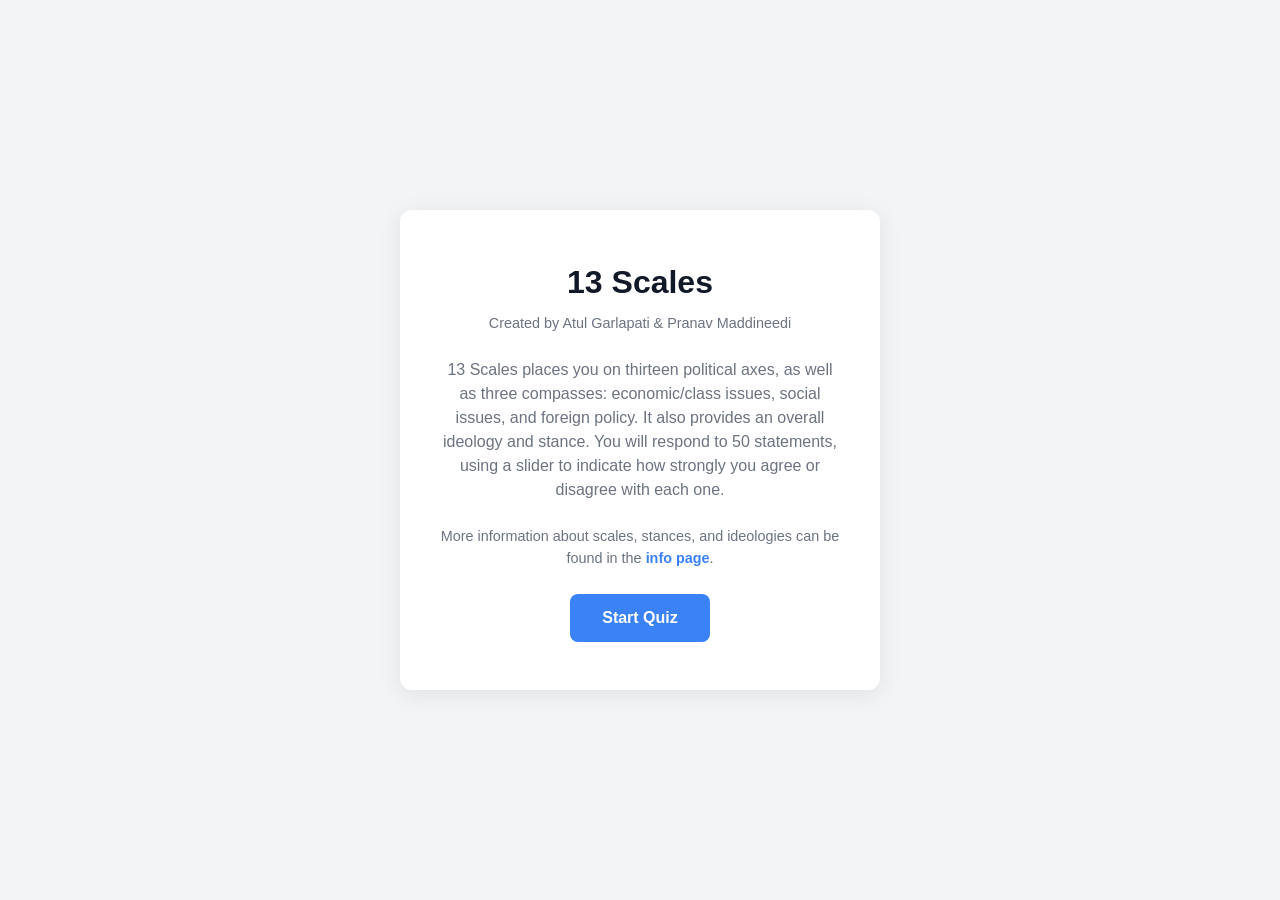
<file: docs/index.html>
<!doctype html>
<html lang="en">
  <head>
    <meta charset="UTF-8" />
    <meta name="viewport" content="width=device-width, initial-scale=1.0" />
    <meta
      name="google-site-verification"
      content="dAPaZ0kKT4FELhTmsdBBk2OQI9JSbqdNSoyp1puqGE4"
    />
    <title>13 Scales Political Quiz</title>
    <link rel="icon" type="image/png" href="static/favicon.png" />
    <link rel="stylesheet" href="static/style.css" />
  </head>
  <body>
    <div class="landing">
      <div class="landing-card">
        <h1 style="margin-bottom: 0.4rem">13 Scales</h1>
        <p class="card-note" style="margin-top: 0">
          Created by Atul Garlapati & Pranav Maddineedi
        </p>
        <p>
          13 Scales places you on thirteen political axes, as well as three
          compasses: economic/class issues, social issues, and foreign policy.
          It also provides an overall ideology and stance. You will respond to
          50 statements, using a slider to indicate how strongly you agree or
          disagree with each one.
        </p>
        <p class="card-note">
          More information about scales, stances, and ideologies can be found in
          the <a href="info/">info page</a>.
        </p>
        <a href="quiz/" class="btn-start">Start Quiz</a>
      </div>
    </div>
  </body>
</html>
</file>
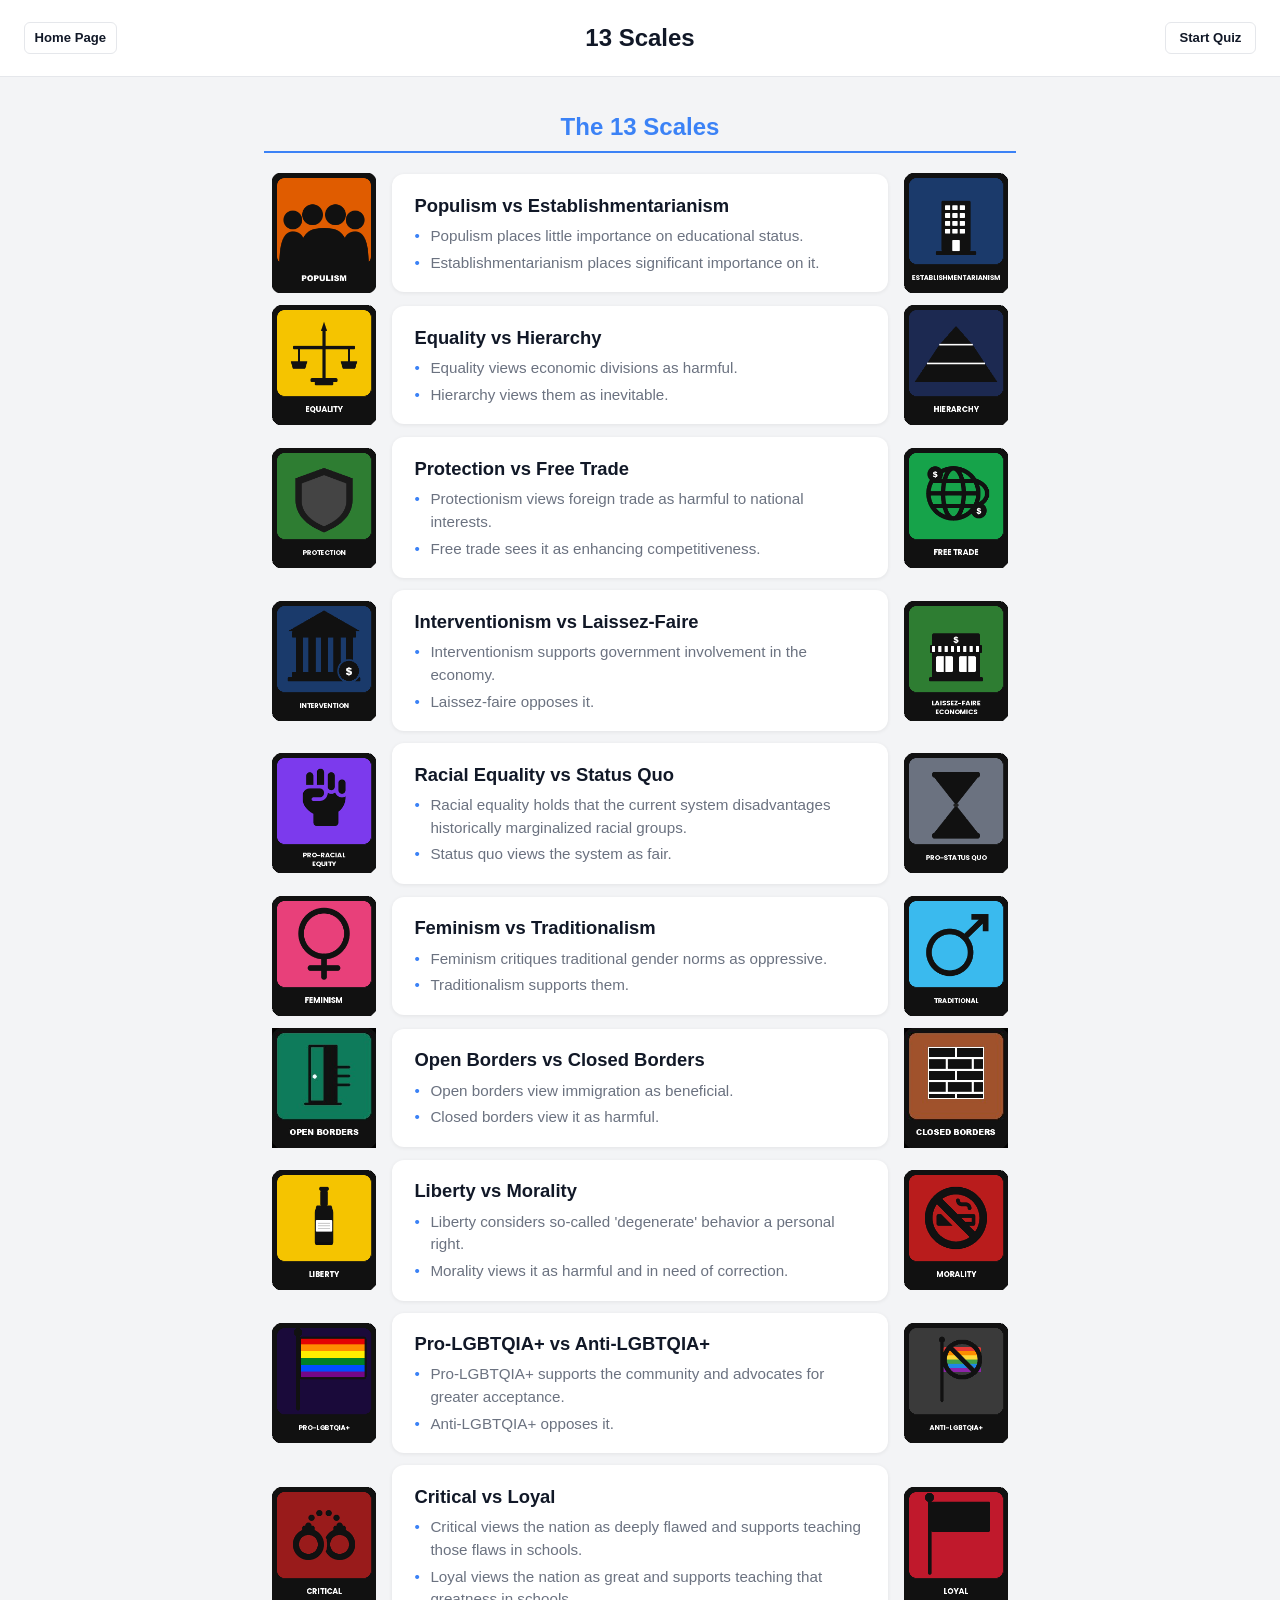
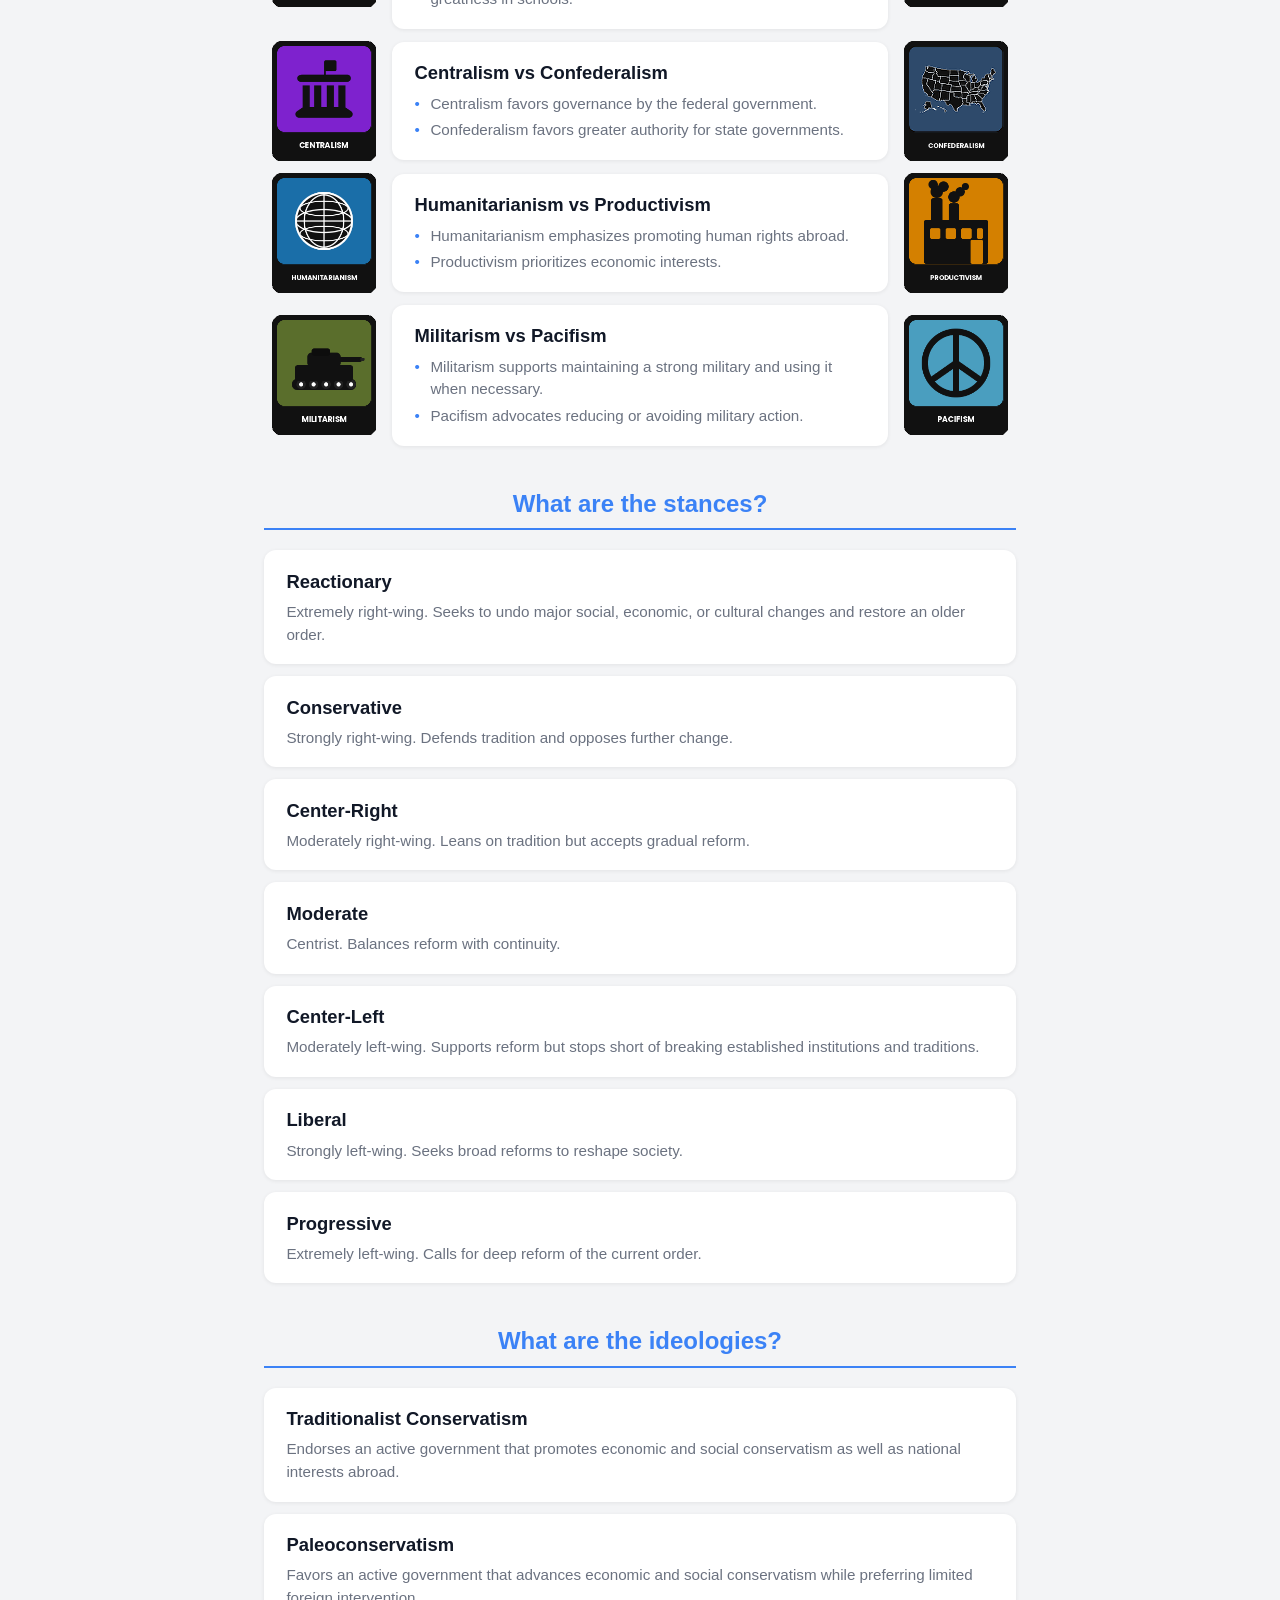
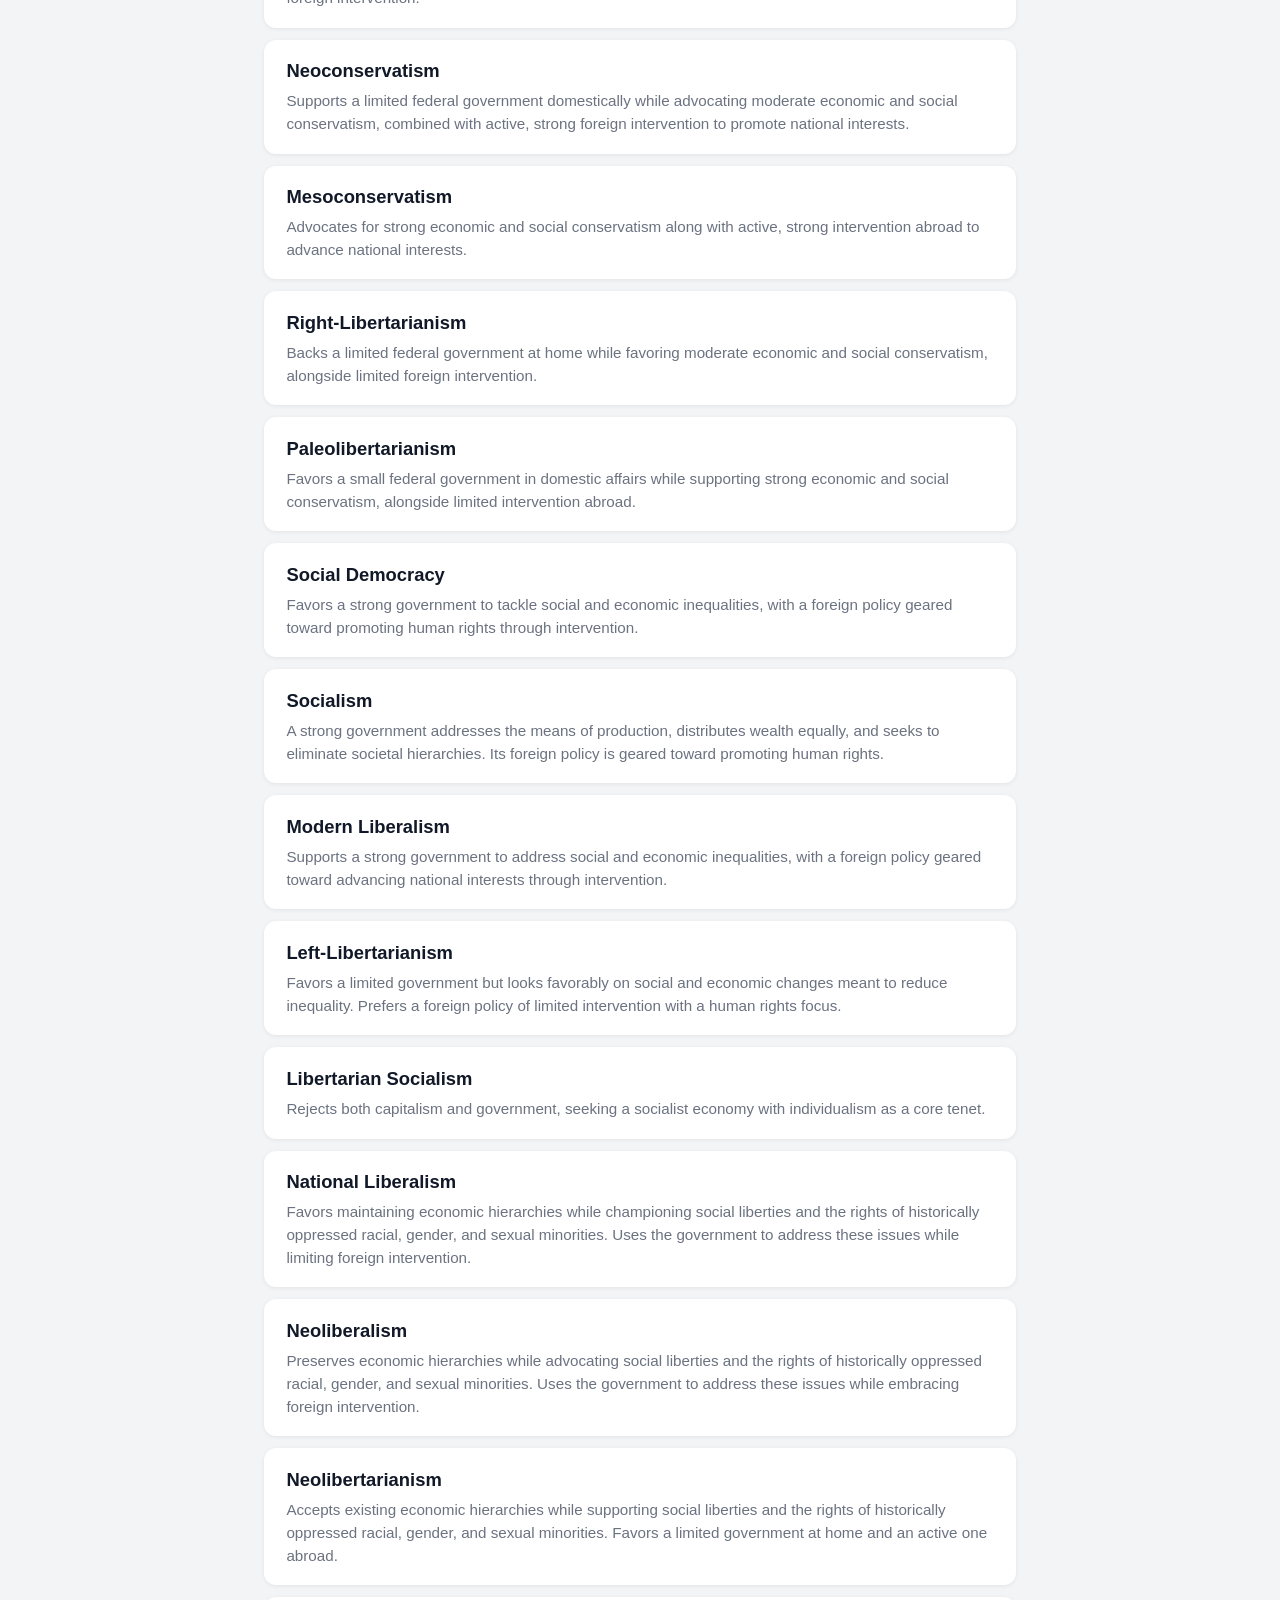
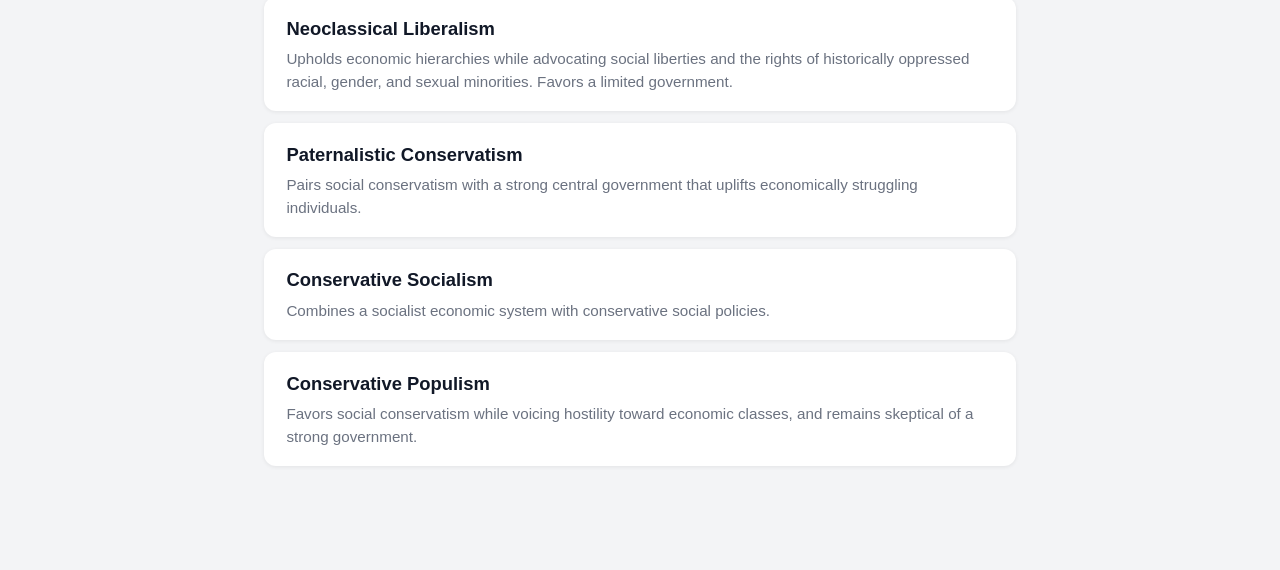
<file: docs/info/index.html>
<!doctype html>
<html lang="en">
  <head>
    <meta charset="UTF-8" />
    <meta name="viewport" content="width=device-width, initial-scale=1.0" />
    <title>13 Scales Info</title>
    <link rel="icon" type="image/png" href="../static/favicon.png" />
    <link rel="stylesheet" href="../static/style.css" />
  </head>
  <body>
    <div class="sticky-bar bar-nav">
      <a class="bar-btn left" id="back-link" href="../">Home Page</a>
      <span>13 Scales</span>
      <a class="bar-btn right" id="quiz-link" href="../quiz/">Start Quiz</a>
    </div>
    <script>
      // Buttons depend on where the user arrived from. Default (direct visit or
      // from the home page) points back to the home page and to a fresh quiz.
      // Only when the user came from the results page do they switch to point
      // back to that specific result and to a re-take.
      (function () {
        if (document.referrer.indexOf("/results") === -1) return;
        let back = document.getElementById("back-link");
        back.textContent = "Back to Results";
        back.href = "../results/";
        back.onclick = function () {
          if (history.length > 1) {
            history.back();
            return false;
          }
        };
        document.getElementById("quiz-link").textContent = "Re-Take Quiz";
      })();
    </script>

    <div class="content-container">
      <section class="content-section">
        <h2>The 13 Scales</h2>

        <div class="scale-row">
          <img
            class="scale-side-icon"
            src="../assets/populism.png"
            alt="Populism"
          />
          <div class="term-card">
            <h3>Populism vs Establishmentarianism</h3>
            <ul class="term-poles">
              <li>Populism places little importance on educational status.</li>

              <li>
                Establishmentarianism places significant importance on it.
              </li>
            </ul>
          </div>
          <img
            class="scale-side-icon"
            src="../assets/establishmentarianism.png"
            alt="Establishmentarianism"
          />
        </div>

        <div class="scale-row">
          <img
            class="scale-side-icon"
            src="../assets/equality.png"
            alt="Equality"
          />
          <div class="term-card">
            <h3>Equality vs Hierarchy</h3>
            <ul class="term-poles">
              <li>Equality views economic divisions as harmful.</li>

              <li>Hierarchy views them as inevitable.</li>
            </ul>
          </div>
          <img
            class="scale-side-icon"
            src="../assets/hierarchy.png"
            alt="Hierarchy"
          />
        </div>

        <div class="scale-row">
          <img
            class="scale-side-icon"
            src="../assets/protection.png"
            alt="Protection"
          />
          <div class="term-card">
            <h3>Protection vs Free Trade</h3>
            <ul class="term-poles">
              <li>
                Protectionism views foreign trade as harmful to national
                interests.
              </li>

              <li>Free trade sees it as enhancing competitiveness.</li>
            </ul>
          </div>
          <img
            class="scale-side-icon"
            src="../assets/free-trade.png"
            alt="Free Trade"
          />
        </div>

        <div class="scale-row">
          <img
            class="scale-side-icon"
            src="../assets/intervention.png"
            alt="Interventionism"
          />
          <div class="term-card">
            <h3>Interventionism vs Laissez-Faire</h3>
            <ul class="term-poles">
              <li>
                Interventionism supports government involvement in the economy.
              </li>

              <li>Laissez-faire opposes it.</li>
            </ul>
          </div>
          <img
            class="scale-side-icon"
            src="../assets/laissez-faire-economics.png"
            alt="Laissez-Faire"
          />
        </div>

        <div class="scale-row">
          <img
            class="scale-side-icon"
            src="../assets/pro-racial-equity.png"
            alt="Racial Equality"
          />
          <div class="term-card">
            <h3>Racial Equality vs Status Quo</h3>
            <ul class="term-poles">
              <li>
                Racial equality holds that the current system disadvantages
                historically marginalized racial groups.
              </li>

              <li>Status quo views the system as fair.</li>
            </ul>
          </div>
          <img
            class="scale-side-icon"
            src="../assets/pro-status-quo.png"
            alt="Status Quo"
          />
        </div>

        <div class="scale-row">
          <img
            class="scale-side-icon"
            src="../assets/feminism.png"
            alt="Feminism"
          />
          <div class="term-card">
            <h3>Feminism vs Traditionalism</h3>
            <ul class="term-poles">
              <li>
                Feminism critiques traditional gender norms as oppressive.
              </li>

              <li>Traditionalism supports them.</li>
            </ul>
          </div>
          <img
            class="scale-side-icon"
            src="../assets/traditional.png"
            alt="Traditionalism"
          />
        </div>

        <div class="scale-row">
          <img
            class="scale-side-icon"
            src="../assets/open-borders.png"
            alt="Open Borders"
          />
          <div class="term-card">
            <h3>Open Borders vs Closed Borders</h3>
            <ul class="term-poles">
              <li>Open borders view immigration as beneficial.</li>

              <li>Closed borders view it as harmful.</li>
            </ul>
          </div>
          <img
            class="scale-side-icon"
            src="../assets/closed-borders.png"
            alt="Closed Borders"
          />
        </div>

        <div class="scale-row">
          <img
            class="scale-side-icon"
            src="../assets/liberty.png"
            alt="Liberty"
          />
          <div class="term-card">
            <h3>Liberty vs Morality</h3>
            <ul class="term-poles">
              <li>
                Liberty considers so-called &#39;degenerate&#39; behavior a
                personal right.
              </li>

              <li>Morality views it as harmful and in need of correction.</li>
            </ul>
          </div>
          <img
            class="scale-side-icon"
            src="../assets/morality.png"
            alt="Morality"
          />
        </div>

        <div class="scale-row">
          <img
            class="scale-side-icon"
            src="../assets/pro-lgbtqia+.png"
            alt="Pro-LGBTQIA+"
          />
          <div class="term-card">
            <h3>Pro-LGBTQIA+ vs Anti-LGBTQIA+</h3>
            <ul class="term-poles">
              <li>
                Pro-LGBTQIA+ supports the community and advocates for greater
                acceptance.
              </li>

              <li>Anti-LGBTQIA+ opposes it.</li>
            </ul>
          </div>
          <img
            class="scale-side-icon"
            src="../assets/anti-lgbtqia+.png"
            alt="Anti-LGBTQIA+"
          />
        </div>

        <div class="scale-row">
          <img
            class="scale-side-icon"
            src="../assets/critic.png"
            alt="Critical"
          />
          <div class="term-card">
            <h3>Critical vs Loyal</h3>
            <ul class="term-poles">
              <li>
                Critical views the nation as deeply flawed and supports teaching
                those flaws in schools.
              </li>

              <li>
                Loyal views the nation as great and supports teaching that
                greatness in schools.
              </li>
            </ul>
          </div>
          <img
            class="scale-side-icon"
            src="../assets/loyalist.png"
            alt="Loyal"
          />
        </div>

        <div class="scale-row">
          <img
            class="scale-side-icon"
            src="../assets/centralism.png"
            alt="Centralism"
          />
          <div class="term-card">
            <h3>Centralism vs Confederalism</h3>
            <ul class="term-poles">
              <li>Centralism favors governance by the federal government.</li>

              <li>
                Confederalism favors greater authority for state governments.
              </li>
            </ul>
          </div>
          <img
            class="scale-side-icon"
            src="../assets/confederalism.png"
            alt="Confederalism"
          />
        </div>

        <div class="scale-row">
          <img
            class="scale-side-icon"
            src="../assets/humanitarianism.png"
            alt="Humanitarianism"
          />
          <div class="term-card">
            <h3>Humanitarianism vs Productivism</h3>
            <ul class="term-poles">
              <li>Humanitarianism emphasizes promoting human rights abroad.</li>

              <li>Productivism prioritizes economic interests.</li>
            </ul>
          </div>
          <img
            class="scale-side-icon"
            src="../assets/productivism.png"
            alt="Productivism"
          />
        </div>

        <div class="scale-row">
          <img
            class="scale-side-icon"
            src="../assets/militarism.png"
            alt="Militarism"
          />
          <div class="term-card">
            <h3>Militarism vs Pacifism</h3>
            <ul class="term-poles">
              <li>
                Militarism supports maintaining a strong military and using it
                when necessary.
              </li>

              <li>Pacifism advocates reducing or avoiding military action.</li>
            </ul>
          </div>
          <img
            class="scale-side-icon"
            src="../assets/pacifism.png"
            alt="Pacifism"
          />
        </div>
      </section>

      <section class="content-section">
        <h2>What are the stances?</h2>

        <div class="term-card">
          <h3>Reactionary</h3>
          <p>
            Extremely right-wing. Seeks to undo major social, economic, or
            cultural changes and restore an older order.
          </p>
        </div>

        <div class="term-card">
          <h3>Conservative</h3>
          <p>
            Strongly right-wing. Defends tradition and opposes further change.
          </p>
        </div>

        <div class="term-card">
          <h3>Center-Right</h3>
          <p>
            Moderately right-wing. Leans on tradition but accepts gradual
            reform.
          </p>
        </div>

        <div class="term-card">
          <h3>Moderate</h3>
          <p>Centrist. Balances reform with continuity.</p>
        </div>

        <div class="term-card">
          <h3>Center-Left</h3>
          <p>
            Moderately left-wing. Supports reform but stops short of breaking
            established institutions and traditions.
          </p>
        </div>

        <div class="term-card">
          <h3>Liberal</h3>
          <p>Strongly left-wing. Seeks broad reforms to reshape society.</p>
        </div>

        <div class="term-card">
          <h3>Progressive</h3>
          <p>
            Extremely left-wing. Calls for deep reform of the current order.
          </p>
        </div>
      </section>

      <section class="content-section">
        <h2>What are the ideologies?</h2>

        <div class="term-card">
          <h3>Traditionalist Conservatism</h3>
          <p>
            Endorses an active government that promotes economic and social
            conservatism as well as national interests abroad.
          </p>
        </div>

        <div class="term-card">
          <h3>Paleoconservatism</h3>
          <p>
            Favors an active government that advances economic and social
            conservatism while preferring limited foreign intervention.
          </p>
        </div>

        <div class="term-card">
          <h3>Neoconservatism</h3>
          <p>
            Supports a limited federal government domestically while advocating
            moderate economic and social conservatism, combined with active,
            strong foreign intervention to promote national interests.
          </p>
        </div>

        <div class="term-card">
          <h3>Mesoconservatism</h3>
          <p>
            Advocates for strong economic and social conservatism along with
            active, strong intervention abroad to advance national interests.
          </p>
        </div>

        <div class="term-card">
          <h3>Right-Libertarianism</h3>
          <p>
            Backs a limited federal government at home while favoring moderate
            economic and social conservatism, alongside limited foreign
            intervention.
          </p>
        </div>

        <div class="term-card">
          <h3>Paleolibertarianism</h3>
          <p>
            Favors a small federal government in domestic affairs while
            supporting strong economic and social conservatism, alongside
            limited intervention abroad.
          </p>
        </div>

        <div class="term-card">
          <h3>Social Democracy</h3>
          <p>
            Favors a strong government to tackle social and economic
            inequalities, with a foreign policy geared toward promoting human
            rights through intervention.
          </p>
        </div>

        <div class="term-card">
          <h3>Socialism</h3>
          <p>
            A strong government addresses the means of production, distributes
            wealth equally, and seeks to eliminate societal hierarchies. Its
            foreign policy is geared toward promoting human rights.
          </p>
        </div>

        <div class="term-card">
          <h3>Modern Liberalism</h3>
          <p>
            Supports a strong government to address social and economic
            inequalities, with a foreign policy geared toward advancing national
            interests through intervention.
          </p>
        </div>

        <div class="term-card">
          <h3>Left-Libertarianism</h3>
          <p>
            Favors a limited government but looks favorably on social and
            economic changes meant to reduce inequality. Prefers a foreign
            policy of limited intervention with a human rights focus.
          </p>
        </div>

        <div class="term-card">
          <h3>Libertarian Socialism</h3>
          <p>
            Rejects both capitalism and government, seeking a socialist economy
            with individualism as a core tenet.
          </p>
        </div>

        <div class="term-card">
          <h3>National Liberalism</h3>
          <p>
            Favors maintaining economic hierarchies while championing social
            liberties and the rights of historically oppressed racial, gender,
            and sexual minorities. Uses the government to address these issues
            while limiting foreign intervention.
          </p>
        </div>

        <div class="term-card">
          <h3>Neoliberalism</h3>
          <p>
            Preserves economic hierarchies while advocating social liberties and
            the rights of historically oppressed racial, gender, and sexual
            minorities. Uses the government to address these issues while
            embracing foreign intervention.
          </p>
        </div>

        <div class="term-card">
          <h3>Neolibertarianism</h3>
          <p>
            Accepts existing economic hierarchies while supporting social
            liberties and the rights of historically oppressed racial, gender,
            and sexual minorities. Favors a limited government at home and an
            active one abroad.
          </p>
        </div>

        <div class="term-card">
          <h3>Neoclassical Liberalism</h3>
          <p>
            Upholds economic hierarchies while advocating social liberties and
            the rights of historically oppressed racial, gender, and sexual
            minorities. Favors a limited government.
          </p>
        </div>

        <div class="term-card">
          <h3>Paternalistic Conservatism</h3>
          <p>
            Pairs social conservatism with a strong central government that
            uplifts economically struggling individuals.
          </p>
        </div>

        <div class="term-card">
          <h3>Conservative Socialism</h3>
          <p>
            Combines a socialist economic system with conservative social
            policies.
          </p>
        </div>

        <div class="term-card">
          <h3>Conservative Populism</h3>
          <p>
            Favors social conservatism while voicing hostility toward economic
            classes, and remains skeptical of a strong government.
          </p>
        </div>
      </section>
    </div>
  </body>
</html>
</file>
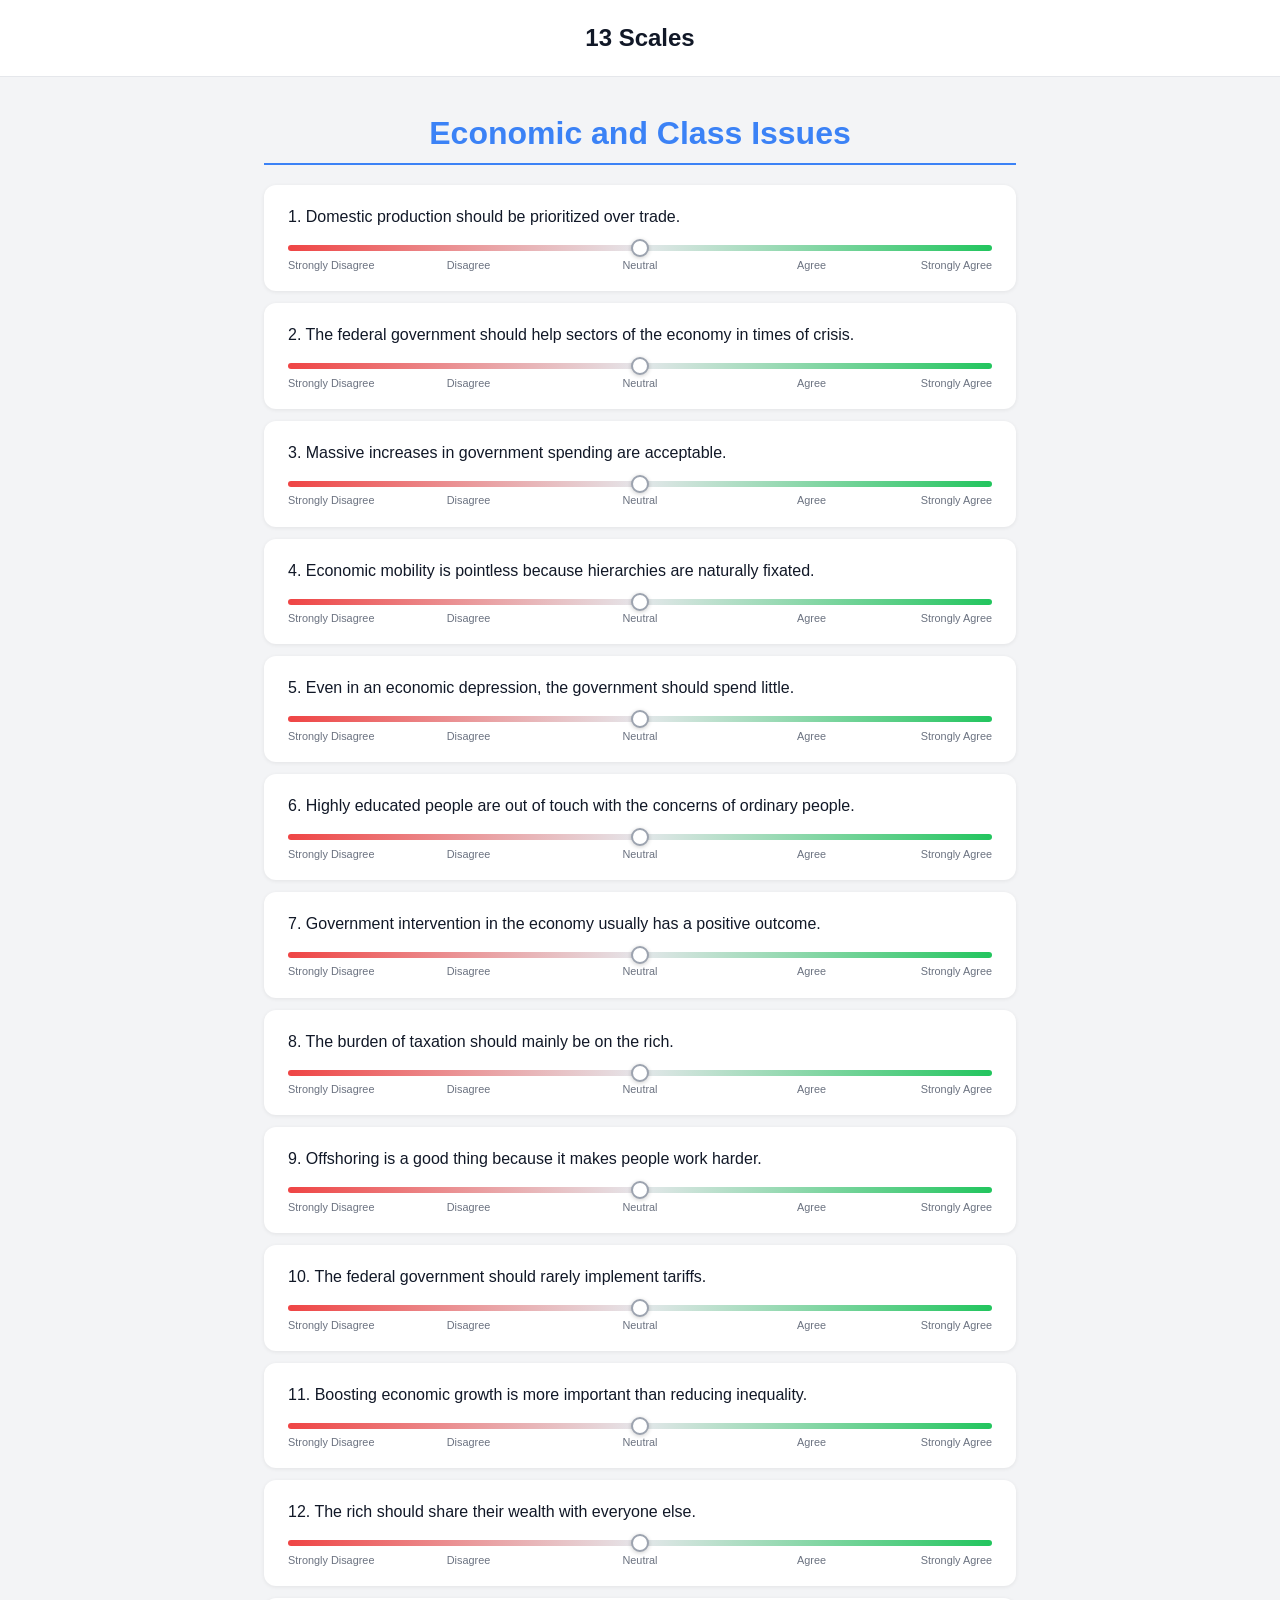
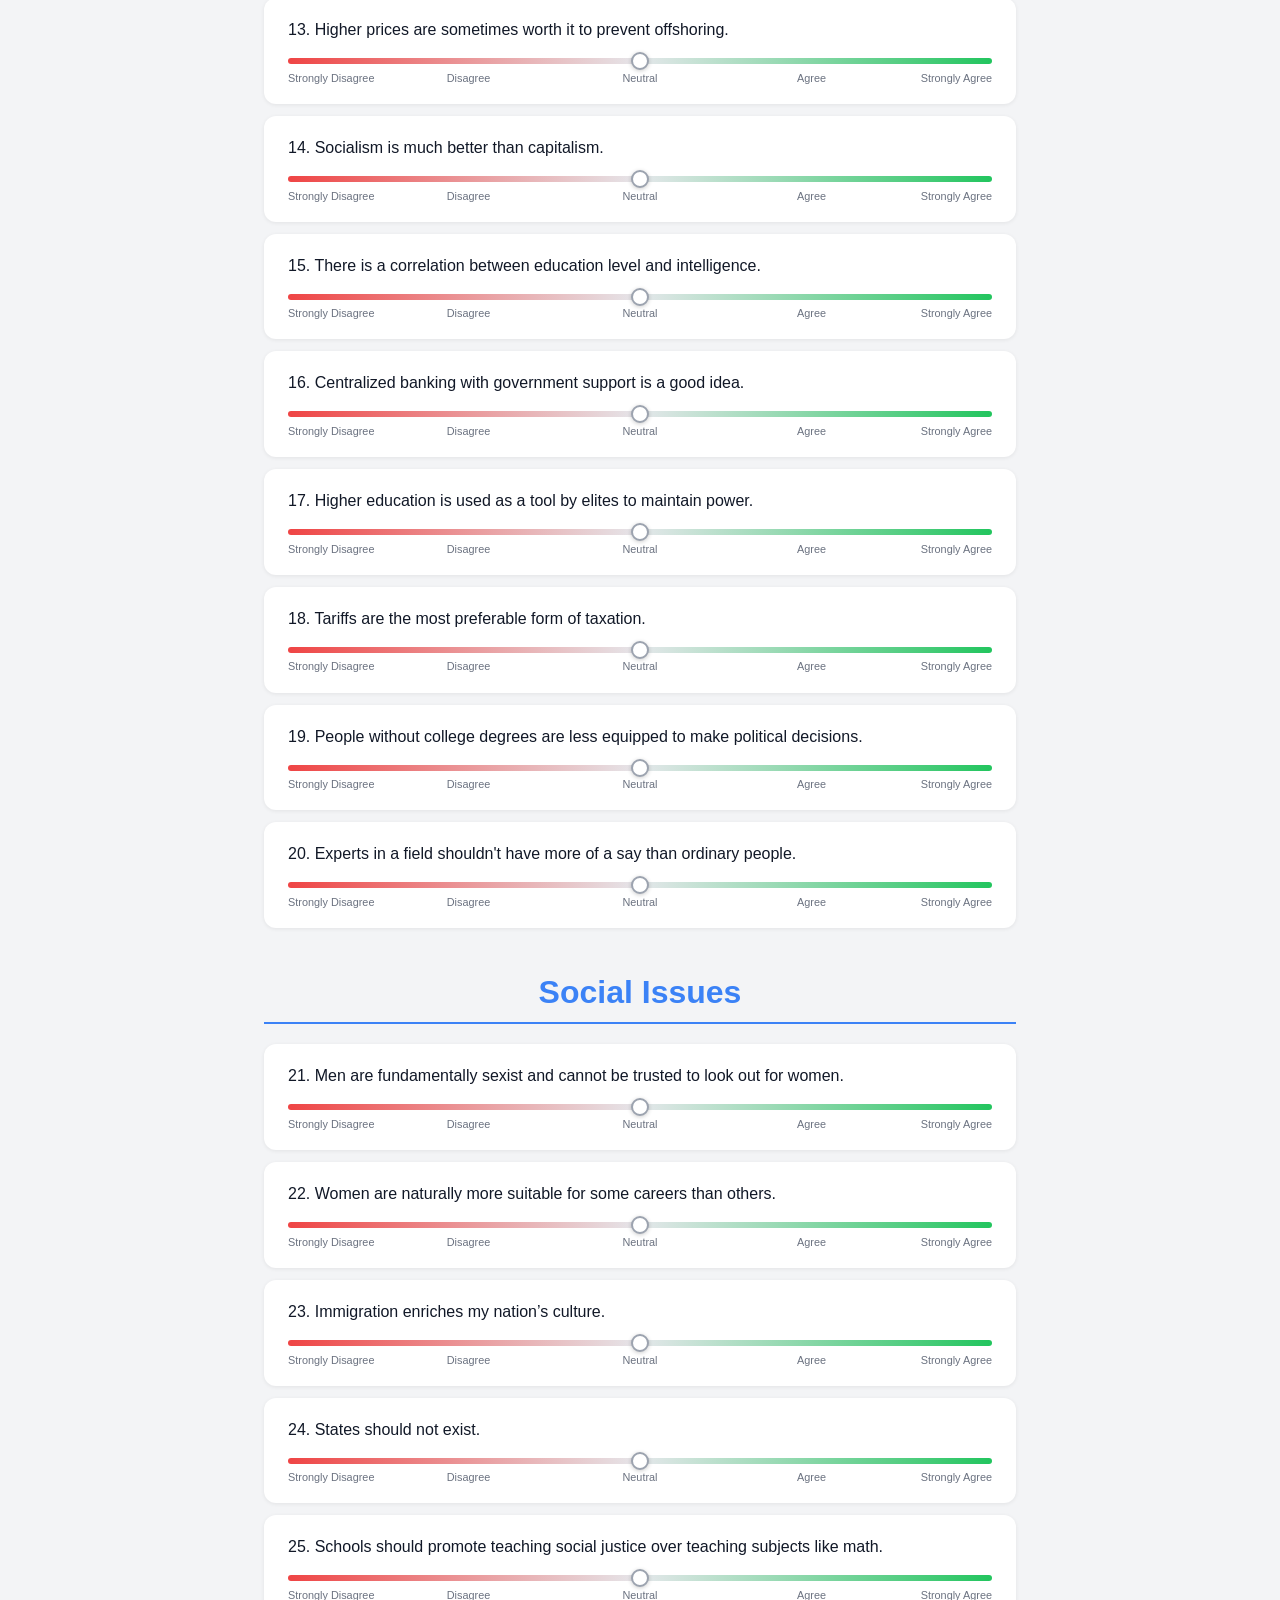
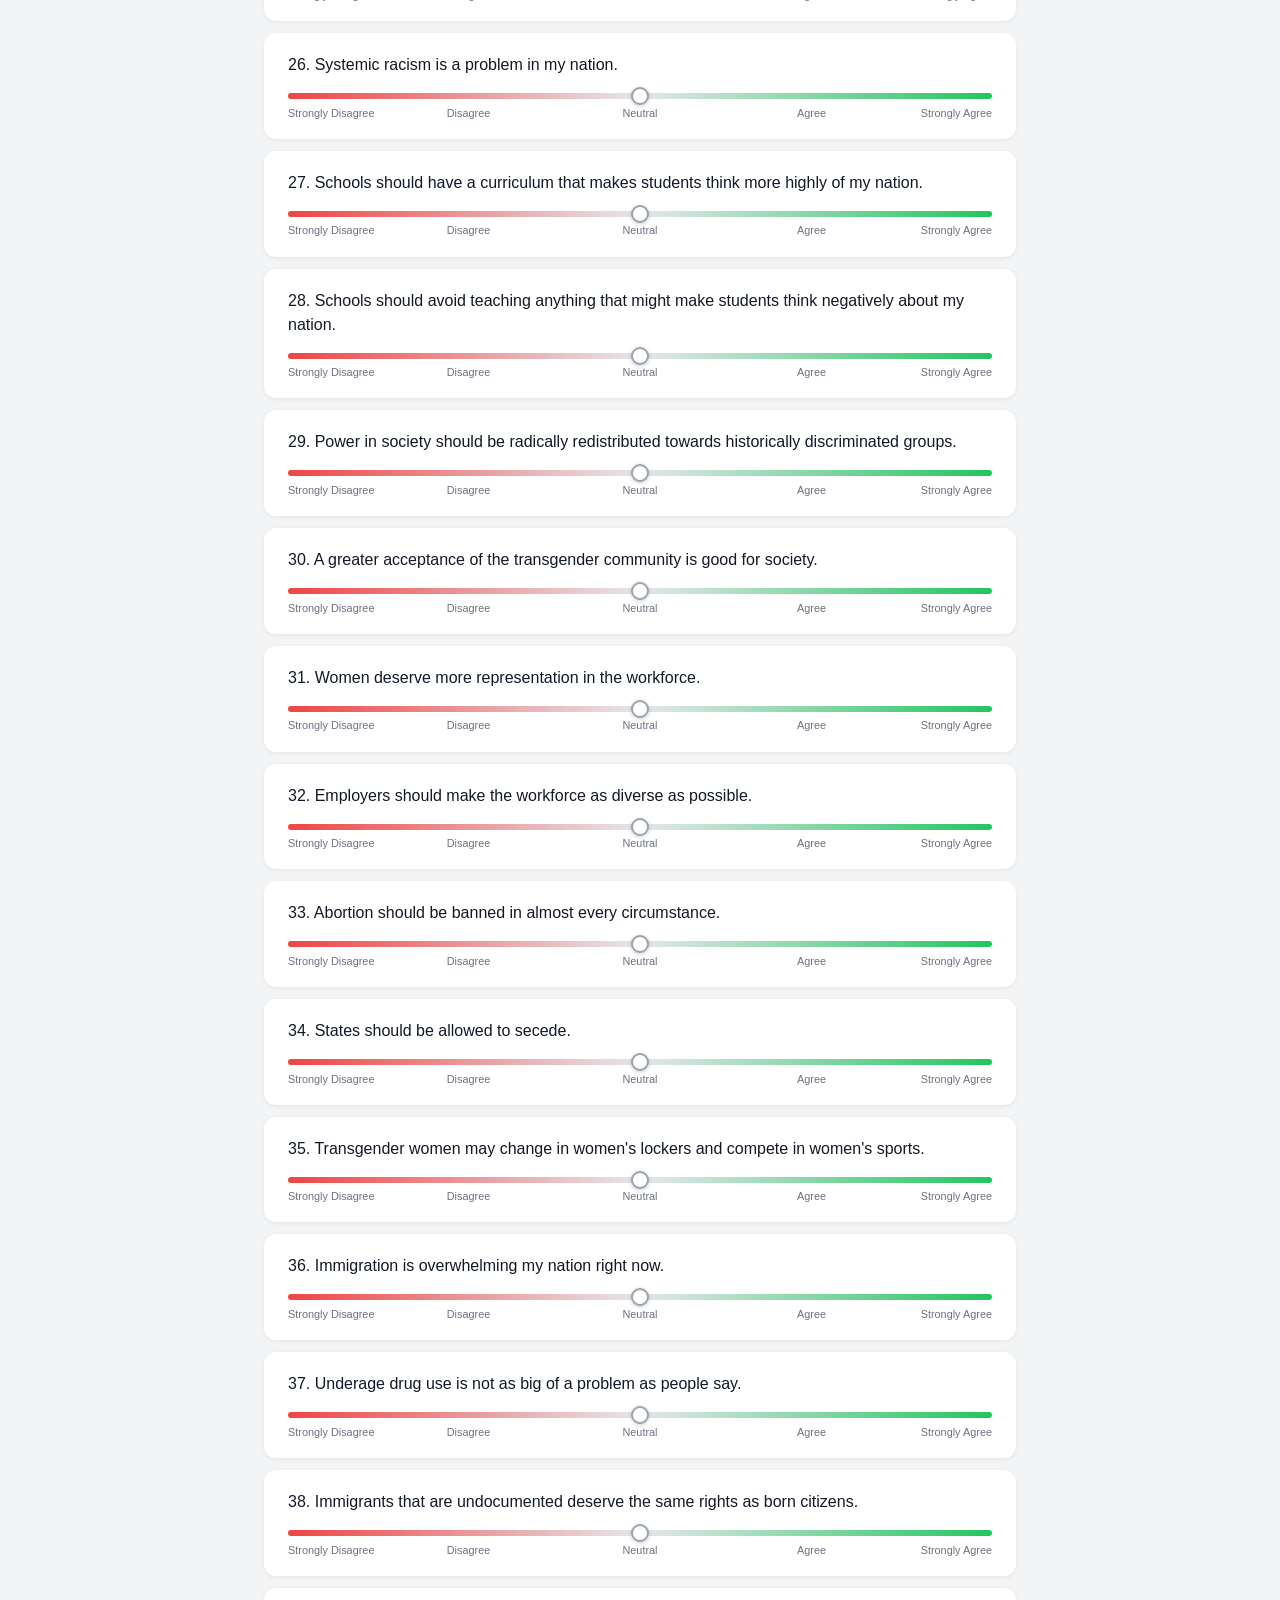
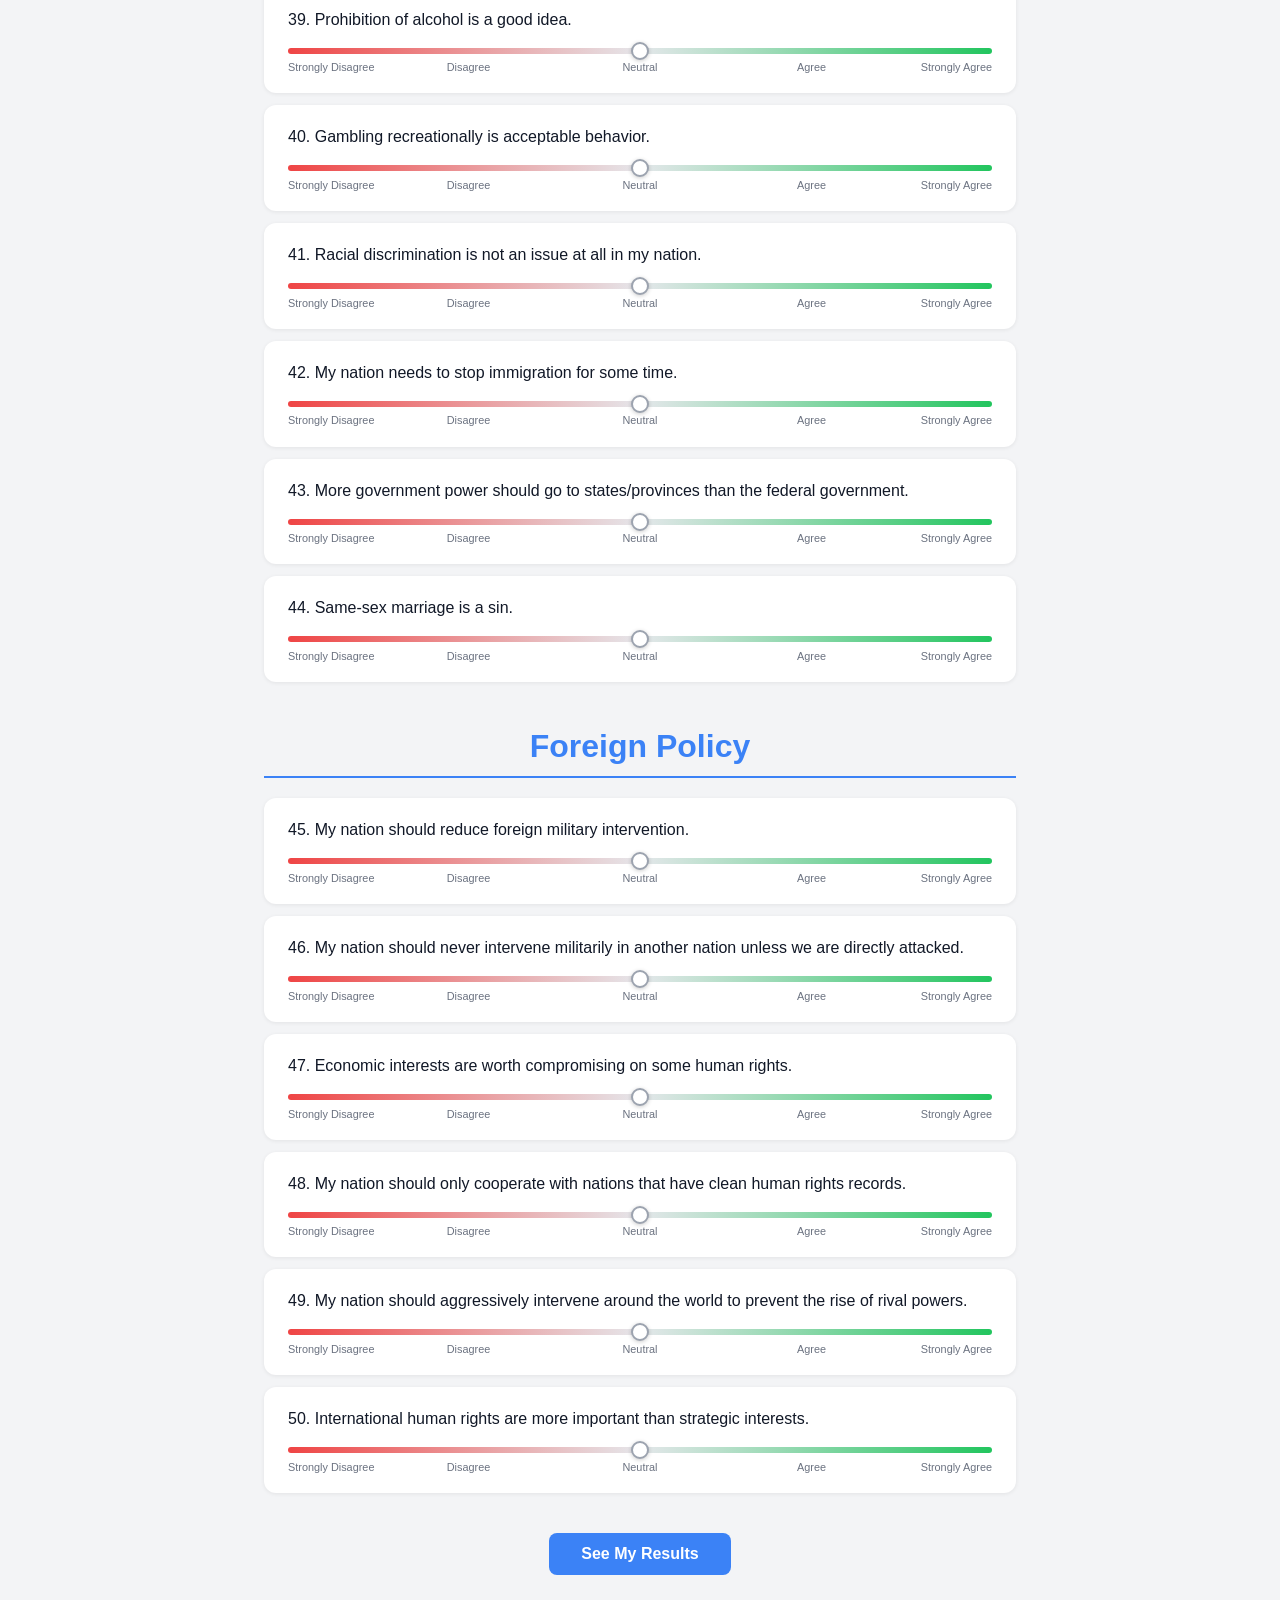
<file: docs/quiz/index.html>
<!doctype html>
<html lang="en">
  <head>
    <meta charset="UTF-8" />
    <meta name="viewport" content="width=device-width, initial-scale=1.0" />
    <title>13 Scales Quiz</title>
    <link rel="icon" type="image/png" href="../static/favicon.png" />
    <link rel="stylesheet" href="../static/style.css" />
  </head>
  <body>
    <div class="sticky-bar">
      <span>13 Scales</span>
    </div>

    <div class="quiz-container">
      <form id="quiz-form">
        <section class="category-section">
          <h1 class="category-heading">Economic and Class Issues</h1>

          <div class="question-card">
            <p class="question-text">
              1. Higher education is used as a tool by elites to maintain power.
            </p>
            <input type="hidden" name="#0.bias" value="-1" />
            <input
              type="hidden"
              name="#0.axis"
              value="Populism vs Establishmentarianism"
            />
            <input
              type="hidden"
              name="#0.category"
              value="Economic and Class Issues"
            />
            <div class="slider-wrapper">
              <input
                type="range"
                name="#0.response"
                id="#0.response"
                aria-label="Higher education is used as a tool by elites to maintain power."
                min="-1"
                max="1"
                step="0.01"
                value="0"
              />
              <div class="slider-labels">
                <span>Strongly Disagree</span>
                <span>Disagree</span>
                <span>Neutral</span>
                <span>Agree</span>
                <span>Strongly Agree</span>
              </div>
            </div>
          </div>

          <div class="question-card">
            <p class="question-text">
              2. Experts in a field shouldn&#39;t have more of a say than
              ordinary people.
            </p>
            <input type="hidden" name="#1.bias" value="-0.5" />
            <input
              type="hidden"
              name="#1.axis"
              value="Populism vs Establishmentarianism"
            />
            <input
              type="hidden"
              name="#1.category"
              value="Economic and Class Issues"
            />
            <div class="slider-wrapper">
              <input
                type="range"
                name="#1.response"
                id="#1.response"
                aria-label="Experts in a field shouldn&#39;t have more of a say than ordinary people."
                min="-1"
                max="1"
                step="0.01"
                value="0"
              />
              <div class="slider-labels">
                <span>Strongly Disagree</span>
                <span>Disagree</span>
                <span>Neutral</span>
                <span>Agree</span>
                <span>Strongly Agree</span>
              </div>
            </div>
          </div>

          <div class="question-card">
            <p class="question-text">
              3. Tariffs are the most preferable form of taxation.
            </p>
            <input type="hidden" name="#2.bias" value="-1" />
            <input
              type="hidden"
              name="#2.axis"
              value="Protection vs Free-Trade"
            />
            <input
              type="hidden"
              name="#2.category"
              value="Economic and Class Issues"
            />
            <div class="slider-wrapper">
              <input
                type="range"
                name="#2.response"
                id="#2.response"
                aria-label="Tariffs are the most preferable form of taxation."
                min="-1"
                max="1"
                step="0.01"
                value="0"
              />
              <div class="slider-labels">
                <span>Strongly Disagree</span>
                <span>Disagree</span>
                <span>Neutral</span>
                <span>Agree</span>
                <span>Strongly Agree</span>
              </div>
            </div>
          </div>

          <div class="question-card">
            <p class="question-text">
              4. Boosting economic growth is more important than reducing
              inequality.
            </p>
            <input type="hidden" name="#3.bias" value="0.5" />
            <input type="hidden" name="#3.axis" value="Equality vs Hierarchy" />
            <input
              type="hidden"
              name="#3.category"
              value="Economic and Class Issues"
            />
            <div class="slider-wrapper">
              <input
                type="range"
                name="#3.response"
                id="#3.response"
                aria-label="Boosting economic growth is more important than reducing inequality."
                min="-1"
                max="1"
                step="0.01"
                value="0"
              />
              <div class="slider-labels">
                <span>Strongly Disagree</span>
                <span>Disagree</span>
                <span>Neutral</span>
                <span>Agree</span>
                <span>Strongly Agree</span>
              </div>
            </div>
          </div>

          <div class="question-card">
            <p class="question-text">
              5. The rich should share their wealth with everyone else.
            </p>
            <input type="hidden" name="#4.bias" value="-0.5" />
            <input type="hidden" name="#4.axis" value="Equality vs Hierarchy" />
            <input
              type="hidden"
              name="#4.category"
              value="Economic and Class Issues"
            />
            <div class="slider-wrapper">
              <input
                type="range"
                name="#4.response"
                id="#4.response"
                aria-label="The rich should share their wealth with everyone else."
                min="-1"
                max="1"
                step="0.01"
                value="0"
              />
              <div class="slider-labels">
                <span>Strongly Disagree</span>
                <span>Disagree</span>
                <span>Neutral</span>
                <span>Agree</span>
                <span>Strongly Agree</span>
              </div>
            </div>
          </div>

          <div class="question-card">
            <p class="question-text">
              6. Massive increases in government spending are acceptable.
            </p>
            <input type="hidden" name="#5.bias" value="-1" />
            <input
              type="hidden"
              name="#5.axis"
              value="Intervention vs Laissez-Faire Economics"
            />
            <input
              type="hidden"
              name="#5.category"
              value="Economic and Class Issues"
            />
            <div class="slider-wrapper">
              <input
                type="range"
                name="#5.response"
                id="#5.response"
                aria-label="Massive increases in government spending are acceptable."
                min="-1"
                max="1"
                step="0.01"
                value="0"
              />
              <div class="slider-labels">
                <span>Strongly Disagree</span>
                <span>Disagree</span>
                <span>Neutral</span>
                <span>Agree</span>
                <span>Strongly Agree</span>
              </div>
            </div>
          </div>

          <div class="question-card">
            <p class="question-text">
              7. Highly educated people are out of touch with the concerns of
              ordinary people.
            </p>
            <input type="hidden" name="#6.bias" value="-0.5" />
            <input
              type="hidden"
              name="#6.axis"
              value="Populism vs Establishmentarianism"
            />
            <input
              type="hidden"
              name="#6.category"
              value="Economic and Class Issues"
            />
            <div class="slider-wrapper">
              <input
                type="range"
                name="#6.response"
                id="#6.response"
                aria-label="Highly educated people are out of touch with the concerns of ordinary people."
                min="-1"
                max="1"
                step="0.01"
                value="0"
              />
              <div class="slider-labels">
                <span>Strongly Disagree</span>
                <span>Disagree</span>
                <span>Neutral</span>
                <span>Agree</span>
                <span>Strongly Agree</span>
              </div>
            </div>
          </div>

          <div class="question-card">
            <p class="question-text">
              8. Even in an economic depression, the government should spend
              little.
            </p>
            <input type="hidden" name="#7.bias" value="1" />
            <input
              type="hidden"
              name="#7.axis"
              value="Intervention vs Laissez-Faire Economics"
            />
            <input
              type="hidden"
              name="#7.category"
              value="Economic and Class Issues"
            />
            <div class="slider-wrapper">
              <input
                type="range"
                name="#7.response"
                id="#7.response"
                aria-label="Even in an economic depression, the government should spend little."
                min="-1"
                max="1"
                step="0.01"
                value="0"
              />
              <div class="slider-labels">
                <span>Strongly Disagree</span>
                <span>Disagree</span>
                <span>Neutral</span>
                <span>Agree</span>
                <span>Strongly Agree</span>
              </div>
            </div>
          </div>

          <div class="question-card">
            <p class="question-text">
              9. Offshoring is a good thing because it makes people work harder.
            </p>
            <input type="hidden" name="#8.bias" value="1" />
            <input
              type="hidden"
              name="#8.axis"
              value="Protection vs Free-Trade"
            />
            <input
              type="hidden"
              name="#8.category"
              value="Economic and Class Issues"
            />
            <div class="slider-wrapper">
              <input
                type="range"
                name="#8.response"
                id="#8.response"
                aria-label="Offshoring is a good thing because it makes people work harder."
                min="-1"
                max="1"
                step="0.01"
                value="0"
              />
              <div class="slider-labels">
                <span>Strongly Disagree</span>
                <span>Disagree</span>
                <span>Neutral</span>
                <span>Agree</span>
                <span>Strongly Agree</span>
              </div>
            </div>
          </div>

          <div class="question-card">
            <p class="question-text">
              10. Government intervention in the economy usually has a positive
              outcome.
            </p>
            <input type="hidden" name="#9.bias" value="-0.5" />
            <input
              type="hidden"
              name="#9.axis"
              value="Intervention vs Laissez-Faire Economics"
            />
            <input
              type="hidden"
              name="#9.category"
              value="Economic and Class Issues"
            />
            <div class="slider-wrapper">
              <input
                type="range"
                name="#9.response"
                id="#9.response"
                aria-label="Government intervention in the economy usually has a positive outcome."
                min="-1"
                max="1"
                step="0.01"
                value="0"
              />
              <div class="slider-labels">
                <span>Strongly Disagree</span>
                <span>Disagree</span>
                <span>Neutral</span>
                <span>Agree</span>
                <span>Strongly Agree</span>
              </div>
            </div>
          </div>

          <div class="question-card">
            <p class="question-text">
              11. People without college degrees are less equipped to make
              political decisions.
            </p>
            <input type="hidden" name="#10.bias" value="1" />
            <input
              type="hidden"
              name="#10.axis"
              value="Populism vs Establishmentarianism"
            />
            <input
              type="hidden"
              name="#10.category"
              value="Economic and Class Issues"
            />
            <div class="slider-wrapper">
              <input
                type="range"
                name="#10.response"
                id="#10.response"
                aria-label="People without college degrees are less equipped to make political decisions."
                min="-1"
                max="1"
                step="0.01"
                value="0"
              />
              <div class="slider-labels">
                <span>Strongly Disagree</span>
                <span>Disagree</span>
                <span>Neutral</span>
                <span>Agree</span>
                <span>Strongly Agree</span>
              </div>
            </div>
          </div>

          <div class="question-card">
            <p class="question-text">
              12. Domestic production should be prioritized over trade.
            </p>
            <input type="hidden" name="#11.bias" value="-0.5" />
            <input
              type="hidden"
              name="#11.axis"
              value="Protection vs Free-Trade"
            />
            <input
              type="hidden"
              name="#11.category"
              value="Economic and Class Issues"
            />
            <div class="slider-wrapper">
              <input
                type="range"
                name="#11.response"
                id="#11.response"
                aria-label="Domestic production should be prioritized over trade."
                min="-1"
                max="1"
                step="0.01"
                value="0"
              />
              <div class="slider-labels">
                <span>Strongly Disagree</span>
                <span>Disagree</span>
                <span>Neutral</span>
                <span>Agree</span>
                <span>Strongly Agree</span>
              </div>
            </div>
          </div>

          <div class="question-card">
            <p class="question-text">
              13. Socialism is much better than capitalism.
            </p>
            <input type="hidden" name="#12.bias" value="-1" />
            <input
              type="hidden"
              name="#12.axis"
              value="Equality vs Hierarchy"
            />
            <input
              type="hidden"
              name="#12.category"
              value="Economic and Class Issues"
            />
            <div class="slider-wrapper">
              <input
                type="range"
                name="#12.response"
                id="#12.response"
                aria-label="Socialism is much better than capitalism."
                min="-1"
                max="1"
                step="0.01"
                value="0"
              />
              <div class="slider-labels">
                <span>Strongly Disagree</span>
                <span>Disagree</span>
                <span>Neutral</span>
                <span>Agree</span>
                <span>Strongly Agree</span>
              </div>
            </div>
          </div>

          <div class="question-card">
            <p class="question-text">
              14. Higher prices are sometimes worth it to prevent offshoring.
            </p>
            <input type="hidden" name="#13.bias" value="-0.5" />
            <input
              type="hidden"
              name="#13.axis"
              value="Protection vs Free-Trade"
            />
            <input
              type="hidden"
              name="#13.category"
              value="Economic and Class Issues"
            />
            <div class="slider-wrapper">
              <input
                type="range"
                name="#13.response"
                id="#13.response"
                aria-label="Higher prices are sometimes worth it to prevent offshoring."
                min="-1"
                max="1"
                step="0.01"
                value="0"
              />
              <div class="slider-labels">
                <span>Strongly Disagree</span>
                <span>Disagree</span>
                <span>Neutral</span>
                <span>Agree</span>
                <span>Strongly Agree</span>
              </div>
            </div>
          </div>

          <div class="question-card">
            <p class="question-text">
              15. Economic mobility is pointless because hierarchies are
              naturally fixated.
            </p>
            <input type="hidden" name="#14.bias" value="1" />
            <input
              type="hidden"
              name="#14.axis"
              value="Equality vs Hierarchy"
            />
            <input
              type="hidden"
              name="#14.category"
              value="Economic and Class Issues"
            />
            <div class="slider-wrapper">
              <input
                type="range"
                name="#14.response"
                id="#14.response"
                aria-label="Economic mobility is pointless because hierarchies are naturally fixated."
                min="-1"
                max="1"
                step="0.01"
                value="0"
              />
              <div class="slider-labels">
                <span>Strongly Disagree</span>
                <span>Disagree</span>
                <span>Neutral</span>
                <span>Agree</span>
                <span>Strongly Agree</span>
              </div>
            </div>
          </div>

          <div class="question-card">
            <p class="question-text">
              16. Centralized banking with government support is a good idea.
            </p>
            <input type="hidden" name="#15.bias" value="-0.5" />
            <input
              type="hidden"
              name="#15.axis"
              value="Intervention vs Laissez-Faire Economics"
            />
            <input
              type="hidden"
              name="#15.category"
              value="Economic and Class Issues"
            />
            <div class="slider-wrapper">
              <input
                type="range"
                name="#15.response"
                id="#15.response"
                aria-label="Centralized banking with government support is a good idea."
                min="-1"
                max="1"
                step="0.01"
                value="0"
              />
              <div class="slider-labels">
                <span>Strongly Disagree</span>
                <span>Disagree</span>
                <span>Neutral</span>
                <span>Agree</span>
                <span>Strongly Agree</span>
              </div>
            </div>
          </div>

          <div class="question-card">
            <p class="question-text">
              17. The federal government should help sectors of the economy in
              times of crisis.
            </p>
            <input type="hidden" name="#16.bias" value="-0.5" />
            <input
              type="hidden"
              name="#16.axis"
              value="Intervention vs Laissez-Faire Economics"
            />
            <input
              type="hidden"
              name="#16.category"
              value="Economic and Class Issues"
            />
            <div class="slider-wrapper">
              <input
                type="range"
                name="#16.response"
                id="#16.response"
                aria-label="The federal government should help sectors of the economy in times of crisis."
                min="-1"
                max="1"
                step="0.01"
                value="0"
              />
              <div class="slider-labels">
                <span>Strongly Disagree</span>
                <span>Disagree</span>
                <span>Neutral</span>
                <span>Agree</span>
                <span>Strongly Agree</span>
              </div>
            </div>
          </div>

          <div class="question-card">
            <p class="question-text">
              18. The federal government should rarely implement tariffs.
            </p>
            <input type="hidden" name="#17.bias" value="0.5" />
            <input
              type="hidden"
              name="#17.axis"
              value="Protection vs Free-Trade"
            />
            <input
              type="hidden"
              name="#17.category"
              value="Economic and Class Issues"
            />
            <div class="slider-wrapper">
              <input
                type="range"
                name="#17.response"
                id="#17.response"
                aria-label="The federal government should rarely implement tariffs."
                min="-1"
                max="1"
                step="0.01"
                value="0"
              />
              <div class="slider-labels">
                <span>Strongly Disagree</span>
                <span>Disagree</span>
                <span>Neutral</span>
                <span>Agree</span>
                <span>Strongly Agree</span>
              </div>
            </div>
          </div>

          <div class="question-card">
            <p class="question-text">
              19. The burden of taxation should mainly be on the rich.
            </p>
            <input type="hidden" name="#18.bias" value="-0.5" />
            <input
              type="hidden"
              name="#18.axis"
              value="Equality vs Hierarchy"
            />
            <input
              type="hidden"
              name="#18.category"
              value="Economic and Class Issues"
            />
            <div class="slider-wrapper">
              <input
                type="range"
                name="#18.response"
                id="#18.response"
                aria-label="The burden of taxation should mainly be on the rich."
                min="-1"
                max="1"
                step="0.01"
                value="0"
              />
              <div class="slider-labels">
                <span>Strongly Disagree</span>
                <span>Disagree</span>
                <span>Neutral</span>
                <span>Agree</span>
                <span>Strongly Agree</span>
              </div>
            </div>
          </div>

          <div class="question-card">
            <p class="question-text">
              20. There is a correlation between education level and
              intelligence.
            </p>
            <input type="hidden" name="#19.bias" value="0.5" />
            <input
              type="hidden"
              name="#19.axis"
              value="Populism vs Establishmentarianism"
            />
            <input
              type="hidden"
              name="#19.category"
              value="Economic and Class Issues"
            />
            <div class="slider-wrapper">
              <input
                type="range"
                name="#19.response"
                id="#19.response"
                aria-label="There is a correlation between education level and intelligence."
                min="-1"
                max="1"
                step="0.01"
                value="0"
              />
              <div class="slider-labels">
                <span>Strongly Disagree</span>
                <span>Disagree</span>
                <span>Neutral</span>
                <span>Agree</span>
                <span>Strongly Agree</span>
              </div>
            </div>
          </div>
        </section>

        <section class="category-section">
          <h1 class="category-heading">Social Issues</h1>

          <div class="question-card">
            <p class="question-text">
              21. More government power should go to states/provinces than the
              federal government.
            </p>
            <input type="hidden" name="#20.bias" value="0.5" />
            <input
              type="hidden"
              name="#20.axis"
              value="Centralism vs Confederalism"
            />
            <input type="hidden" name="#20.category" value="Social Issues" />
            <div class="slider-wrapper">
              <input
                type="range"
                name="#20.response"
                id="#20.response"
                aria-label="More government power should go to states/provinces than the federal government."
                min="-1"
                max="1"
                step="0.01"
                value="0"
              />
              <div class="slider-labels">
                <span>Strongly Disagree</span>
                <span>Disagree</span>
                <span>Neutral</span>
                <span>Agree</span>
                <span>Strongly Agree</span>
              </div>
            </div>
          </div>

          <div class="question-card">
            <p class="question-text">22. Same-sex marriage is a sin.</p>
            <input type="hidden" name="#21.bias" value="1" />
            <input
              type="hidden"
              name="#21.axis"
              value="Pro-LGBTQIA+ vs Anti-LGBTQIA+"
            />
            <input type="hidden" name="#21.category" value="Social Issues" />
            <div class="slider-wrapper">
              <input
                type="range"
                name="#21.response"
                id="#21.response"
                aria-label="Same-sex marriage is a sin."
                min="-1"
                max="1"
                step="0.01"
                value="0"
              />
              <div class="slider-labels">
                <span>Strongly Disagree</span>
                <span>Disagree</span>
                <span>Neutral</span>
                <span>Agree</span>
                <span>Strongly Agree</span>
              </div>
            </div>
          </div>

          <div class="question-card">
            <p class="question-text">
              23. Prohibition of alcohol is a good idea.
            </p>
            <input type="hidden" name="#22.bias" value="1" />
            <input type="hidden" name="#22.axis" value="Liberty vs Morality" />
            <input type="hidden" name="#22.category" value="Social Issues" />
            <div class="slider-wrapper">
              <input
                type="range"
                name="#22.response"
                id="#22.response"
                aria-label="Prohibition of alcohol is a good idea."
                min="-1"
                max="1"
                step="0.01"
                value="0"
              />
              <div class="slider-labels">
                <span>Strongly Disagree</span>
                <span>Disagree</span>
                <span>Neutral</span>
                <span>Agree</span>
                <span>Strongly Agree</span>
              </div>
            </div>
          </div>

          <div class="question-card">
            <p class="question-text">
              24. Employers should make the workforce as diverse as possible.
            </p>
            <input type="hidden" name="#23.bias" value="-0.5" />
            <input
              type="hidden"
              name="#23.axis"
              value="Pro-Racial Equity vs Pro-Status Quo"
            />
            <input type="hidden" name="#23.category" value="Social Issues" />
            <div class="slider-wrapper">
              <input
                type="range"
                name="#23.response"
                id="#23.response"
                aria-label="Employers should make the workforce as diverse as possible."
                min="-1"
                max="1"
                step="0.01"
                value="0"
              />
              <div class="slider-labels">
                <span>Strongly Disagree</span>
                <span>Disagree</span>
                <span>Neutral</span>
                <span>Agree</span>
                <span>Strongly Agree</span>
              </div>
            </div>
          </div>

          <div class="question-card">
            <p class="question-text">
              25. Women are naturally more suitable for some careers than
              others.
            </p>
            <input type="hidden" name="#24.bias" value="0.5" />
            <input
              type="hidden"
              name="#24.axis"
              value="Feminism vs Traditional"
            />
            <input type="hidden" name="#24.category" value="Social Issues" />
            <div class="slider-wrapper">
              <input
                type="range"
                name="#24.response"
                id="#24.response"
                aria-label="Women are naturally more suitable for some careers than others."
                min="-1"
                max="1"
                step="0.01"
                value="0"
              />
              <div class="slider-labels">
                <span>Strongly Disagree</span>
                <span>Disagree</span>
                <span>Neutral</span>
                <span>Agree</span>
                <span>Strongly Agree</span>
              </div>
            </div>
          </div>

          <div class="question-card">
            <p class="question-text">
              26. Schools should promote teaching social justice over teaching
              subjects like math.
            </p>
            <input type="hidden" name="#25.bias" value="-1" />
            <input type="hidden" name="#25.axis" value="Critic vs Loyalist" />
            <input type="hidden" name="#25.category" value="Social Issues" />
            <div class="slider-wrapper">
              <input
                type="range"
                name="#25.response"
                id="#25.response"
                aria-label="Schools should promote teaching social justice over teaching subjects like math."
                min="-1"
                max="1"
                step="0.01"
                value="0"
              />
              <div class="slider-labels">
                <span>Strongly Disagree</span>
                <span>Disagree</span>
                <span>Neutral</span>
                <span>Agree</span>
                <span>Strongly Agree</span>
              </div>
            </div>
          </div>

          <div class="question-card">
            <p class="question-text">27. States should not exist.</p>
            <input type="hidden" name="#26.bias" value="-1" />
            <input
              type="hidden"
              name="#26.axis"
              value="Centralism vs Confederalism"
            />
            <input type="hidden" name="#26.category" value="Social Issues" />
            <div class="slider-wrapper">
              <input
                type="range"
                name="#26.response"
                id="#26.response"
                aria-label="States should not exist."
                min="-1"
                max="1"
                step="0.01"
                value="0"
              />
              <div class="slider-labels">
                <span>Strongly Disagree</span>
                <span>Disagree</span>
                <span>Neutral</span>
                <span>Agree</span>
                <span>Strongly Agree</span>
              </div>
            </div>
          </div>

          <div class="question-card">
            <p class="question-text">
              28. Women deserve more representation in the workforce.
            </p>
            <input type="hidden" name="#27.bias" value="-0.5" />
            <input
              type="hidden"
              name="#27.axis"
              value="Feminism vs Traditional"
            />
            <input type="hidden" name="#27.category" value="Social Issues" />
            <div class="slider-wrapper">
              <input
                type="range"
                name="#27.response"
                id="#27.response"
                aria-label="Women deserve more representation in the workforce."
                min="-1"
                max="1"
                step="0.01"
                value="0"
              />
              <div class="slider-labels">
                <span>Strongly Disagree</span>
                <span>Disagree</span>
                <span>Neutral</span>
                <span>Agree</span>
                <span>Strongly Agree</span>
              </div>
            </div>
          </div>

          <div class="question-card">
            <p class="question-text">
              29. Schools should have a curriculum that makes students think
              more highly of my nation.
            </p>
            <input type="hidden" name="#28.bias" value="0.5" />
            <input type="hidden" name="#28.axis" value="Critic vs Loyalist" />
            <input type="hidden" name="#28.category" value="Social Issues" />
            <div class="slider-wrapper">
              <input
                type="range"
                name="#28.response"
                id="#28.response"
                aria-label="Schools should have a curriculum that makes students think more highly of my nation."
                min="-1"
                max="1"
                step="0.01"
                value="0"
              />
              <div class="slider-labels">
                <span>Strongly Disagree</span>
                <span>Disagree</span>
                <span>Neutral</span>
                <span>Agree</span>
                <span>Strongly Agree</span>
              </div>
            </div>
          </div>

          <div class="question-card">
            <p class="question-text">
              30. A greater acceptance of the transgender community is good for
              society.
            </p>
            <input type="hidden" name="#29.bias" value="-0.5" />
            <input
              type="hidden"
              name="#29.axis"
              value="Pro-LGBTQIA+ vs Anti-LGBTQIA+"
            />
            <input type="hidden" name="#29.category" value="Social Issues" />
            <div class="slider-wrapper">
              <input
                type="range"
                name="#29.response"
                id="#29.response"
                aria-label="A greater acceptance of the transgender community is good for society."
                min="-1"
                max="1"
                step="0.01"
                value="0"
              />
              <div class="slider-labels">
                <span>Strongly Disagree</span>
                <span>Disagree</span>
                <span>Neutral</span>
                <span>Agree</span>
                <span>Strongly Agree</span>
              </div>
            </div>
          </div>

          <div class="question-card">
            <p class="question-text">
              31. Racial discrimination is not an issue at all in my nation.
            </p>
            <input type="hidden" name="#30.bias" value="1" />
            <input
              type="hidden"
              name="#30.axis"
              value="Pro-Racial Equity vs Pro-Status Quo"
            />
            <input type="hidden" name="#30.category" value="Social Issues" />
            <div class="slider-wrapper">
              <input
                type="range"
                name="#30.response"
                id="#30.response"
                aria-label="Racial discrimination is not an issue at all in my nation."
                min="-1"
                max="1"
                step="0.01"
                value="0"
              />
              <div class="slider-labels">
                <span>Strongly Disagree</span>
                <span>Disagree</span>
                <span>Neutral</span>
                <span>Agree</span>
                <span>Strongly Agree</span>
              </div>
            </div>
          </div>

          <div class="question-card">
            <p class="question-text">
              32. Schools should avoid teaching anything that might make
              students think negatively about my nation.
            </p>
            <input type="hidden" name="#31.bias" value="1" />
            <input type="hidden" name="#31.axis" value="Critic vs Loyalist" />
            <input type="hidden" name="#31.category" value="Social Issues" />
            <div class="slider-wrapper">
              <input
                type="range"
                name="#31.response"
                id="#31.response"
                aria-label="Schools should avoid teaching anything that might make students think negatively about my nation."
                min="-1"
                max="1"
                step="0.01"
                value="0"
              />
              <div class="slider-labels">
                <span>Strongly Disagree</span>
                <span>Disagree</span>
                <span>Neutral</span>
                <span>Agree</span>
                <span>Strongly Agree</span>
              </div>
            </div>
          </div>

          <div class="question-card">
            <p class="question-text">
              33. Immigrants that are undocumented deserve the same rights as
              born citizens.
            </p>
            <input type="hidden" name="#32.bias" value="-1" />
            <input
              type="hidden"
              name="#32.axis"
              value="Open Borders vs Closed Borders"
            />
            <input type="hidden" name="#32.category" value="Social Issues" />
            <div class="slider-wrapper">
              <input
                type="range"
                name="#32.response"
                id="#32.response"
                aria-label="Immigrants that are undocumented deserve the same rights as born citizens."
                min="-1"
                max="1"
                step="0.01"
                value="0"
              />
              <div class="slider-labels">
                <span>Strongly Disagree</span>
                <span>Disagree</span>
                <span>Neutral</span>
                <span>Agree</span>
                <span>Strongly Agree</span>
              </div>
            </div>
          </div>

          <div class="question-card">
            <p class="question-text">
              34. Underage drug use is not as big of a problem as people say.
            </p>
            <input type="hidden" name="#33.bias" value="-1" />
            <input type="hidden" name="#33.axis" value="Liberty vs Morality" />
            <input type="hidden" name="#33.category" value="Social Issues" />
            <div class="slider-wrapper">
              <input
                type="range"
                name="#33.response"
                id="#33.response"
                aria-label="Underage drug use is not as big of a problem as people say."
                min="-1"
                max="1"
                step="0.01"
                value="0"
              />
              <div class="slider-labels">
                <span>Strongly Disagree</span>
                <span>Disagree</span>
                <span>Neutral</span>
                <span>Agree</span>
                <span>Strongly Agree</span>
              </div>
            </div>
          </div>

          <div class="question-card">
            <p class="question-text">
              35. Immigration enriches my nation’s culture.
            </p>
            <input type="hidden" name="#34.bias" value="-0.5" />
            <input
              type="hidden"
              name="#34.axis"
              value="Open Borders vs Closed Borders"
            />
            <input type="hidden" name="#34.category" value="Social Issues" />
            <div class="slider-wrapper">
              <input
                type="range"
                name="#34.response"
                id="#34.response"
                aria-label="Immigration enriches my nation’s culture."
                min="-1"
                max="1"
                step="0.01"
                value="0"
              />
              <div class="slider-labels">
                <span>Strongly Disagree</span>
                <span>Disagree</span>
                <span>Neutral</span>
                <span>Agree</span>
                <span>Strongly Agree</span>
              </div>
            </div>
          </div>

          <div class="question-card">
            <p class="question-text">
              36. Power in society should be radically redistributed towards
              historically discriminated groups.
            </p>
            <input type="hidden" name="#35.bias" value="-1" />
            <input
              type="hidden"
              name="#35.axis"
              value="Pro-Racial Equity vs Pro-Status Quo"
            />
            <input type="hidden" name="#35.category" value="Social Issues" />
            <div class="slider-wrapper">
              <input
                type="range"
                name="#35.response"
                id="#35.response"
                aria-label="Power in society should be radically redistributed towards historically discriminated groups."
                min="-1"
                max="1"
                step="0.01"
                value="0"
              />
              <div class="slider-labels">
                <span>Strongly Disagree</span>
                <span>Disagree</span>
                <span>Neutral</span>
                <span>Agree</span>
                <span>Strongly Agree</span>
              </div>
            </div>
          </div>

          <div class="question-card">
            <p class="question-text">
              37. Abortion should be banned in almost every circumstance.
            </p>
            <input type="hidden" name="#36.bias" value="1" />
            <input
              type="hidden"
              name="#36.axis"
              value="Feminism vs Traditional"
            />
            <input type="hidden" name="#36.category" value="Social Issues" />
            <div class="slider-wrapper">
              <input
                type="range"
                name="#36.response"
                id="#36.response"
                aria-label="Abortion should be banned in almost every circumstance."
                min="-1"
                max="1"
                step="0.01"
                value="0"
              />
              <div class="slider-labels">
                <span>Strongly Disagree</span>
                <span>Disagree</span>
                <span>Neutral</span>
                <span>Agree</span>
                <span>Strongly Agree</span>
              </div>
            </div>
          </div>

          <div class="question-card">
            <p class="question-text">
              38. Gambling recreationally is acceptable behavior.
            </p>
            <input type="hidden" name="#37.bias" value="-0.5" />
            <input type="hidden" name="#37.axis" value="Liberty vs Morality" />
            <input type="hidden" name="#37.category" value="Social Issues" />
            <div class="slider-wrapper">
              <input
                type="range"
                name="#37.response"
                id="#37.response"
                aria-label="Gambling recreationally is acceptable behavior."
                min="-1"
                max="1"
                step="0.01"
                value="0"
              />
              <div class="slider-labels">
                <span>Strongly Disagree</span>
                <span>Disagree</span>
                <span>Neutral</span>
                <span>Agree</span>
                <span>Strongly Agree</span>
              </div>
            </div>
          </div>

          <div class="question-card">
            <p class="question-text">
              39. Men are fundamentally sexist and cannot be trusted to look out
              for women.
            </p>
            <input type="hidden" name="#38.bias" value="-1" />
            <input
              type="hidden"
              name="#38.axis"
              value="Feminism vs Traditional"
            />
            <input type="hidden" name="#38.category" value="Social Issues" />
            <div class="slider-wrapper">
              <input
                type="range"
                name="#38.response"
                id="#38.response"
                aria-label="Men are fundamentally sexist and cannot be trusted to look out for women."
                min="-1"
                max="1"
                step="0.01"
                value="0"
              />
              <div class="slider-labels">
                <span>Strongly Disagree</span>
                <span>Disagree</span>
                <span>Neutral</span>
                <span>Agree</span>
                <span>Strongly Agree</span>
              </div>
            </div>
          </div>

          <div class="question-card">
            <p class="question-text">40. States should be allowed to secede.</p>
            <input type="hidden" name="#39.bias" value="1" />
            <input
              type="hidden"
              name="#39.axis"
              value="Centralism vs Confederalism"
            />
            <input type="hidden" name="#39.category" value="Social Issues" />
            <div class="slider-wrapper">
              <input
                type="range"
                name="#39.response"
                id="#39.response"
                aria-label="States should be allowed to secede."
                min="-1"
                max="1"
                step="0.01"
                value="0"
              />
              <div class="slider-labels">
                <span>Strongly Disagree</span>
                <span>Disagree</span>
                <span>Neutral</span>
                <span>Agree</span>
                <span>Strongly Agree</span>
              </div>
            </div>
          </div>

          <div class="question-card">
            <p class="question-text">
              41. My nation needs to stop immigration for some time.
            </p>
            <input type="hidden" name="#40.bias" value="1" />
            <input
              type="hidden"
              name="#40.axis"
              value="Open Borders vs Closed Borders"
            />
            <input type="hidden" name="#40.category" value="Social Issues" />
            <div class="slider-wrapper">
              <input
                type="range"
                name="#40.response"
                id="#40.response"
                aria-label="My nation needs to stop immigration for some time."
                min="-1"
                max="1"
                step="0.01"
                value="0"
              />
              <div class="slider-labels">
                <span>Strongly Disagree</span>
                <span>Disagree</span>
                <span>Neutral</span>
                <span>Agree</span>
                <span>Strongly Agree</span>
              </div>
            </div>
          </div>

          <div class="question-card">
            <p class="question-text">
              42. Transgender women may change in women&#39;s lockers and
              compete in women&#39;s sports.
            </p>
            <input type="hidden" name="#41.bias" value="-1" />
            <input
              type="hidden"
              name="#41.axis"
              value="Pro-LGBTQIA+ vs Anti-LGBTQIA+"
            />
            <input type="hidden" name="#41.category" value="Social Issues" />
            <div class="slider-wrapper">
              <input
                type="range"
                name="#41.response"
                id="#41.response"
                aria-label="Transgender women may change in women&#39;s lockers and compete in women&#39;s sports."
                min="-1"
                max="1"
                step="0.01"
                value="0"
              />
              <div class="slider-labels">
                <span>Strongly Disagree</span>
                <span>Disagree</span>
                <span>Neutral</span>
                <span>Agree</span>
                <span>Strongly Agree</span>
              </div>
            </div>
          </div>

          <div class="question-card">
            <p class="question-text">
              43. Systemic racism is a problem in my nation.
            </p>
            <input type="hidden" name="#42.bias" value="-0.5" />
            <input
              type="hidden"
              name="#42.axis"
              value="Pro-Racial Equity vs Pro-Status Quo"
            />
            <input type="hidden" name="#42.category" value="Social Issues" />
            <div class="slider-wrapper">
              <input
                type="range"
                name="#42.response"
                id="#42.response"
                aria-label="Systemic racism is a problem in my nation."
                min="-1"
                max="1"
                step="0.01"
                value="0"
              />
              <div class="slider-labels">
                <span>Strongly Disagree</span>
                <span>Disagree</span>
                <span>Neutral</span>
                <span>Agree</span>
                <span>Strongly Agree</span>
              </div>
            </div>
          </div>

          <div class="question-card">
            <p class="question-text">
              44. Immigration is overwhelming my nation right now.
            </p>
            <input type="hidden" name="#43.bias" value="0.5" />
            <input
              type="hidden"
              name="#43.axis"
              value="Open Borders vs Closed Borders"
            />
            <input type="hidden" name="#43.category" value="Social Issues" />
            <div class="slider-wrapper">
              <input
                type="range"
                name="#43.response"
                id="#43.response"
                aria-label="Immigration is overwhelming my nation right now."
                min="-1"
                max="1"
                step="0.01"
                value="0"
              />
              <div class="slider-labels">
                <span>Strongly Disagree</span>
                <span>Disagree</span>
                <span>Neutral</span>
                <span>Agree</span>
                <span>Strongly Agree</span>
              </div>
            </div>
          </div>
        </section>

        <section class="category-section">
          <h1 class="category-heading">Foreign Policy</h1>

          <div class="question-card">
            <p class="question-text">
              45. My nation should reduce foreign military intervention.
            </p>
            <input type="hidden" name="#44.bias" value="0.5" />
            <input
              type="hidden"
              name="#44.axis"
              value="Militarism vs Pacifism"
            />
            <input type="hidden" name="#44.category" value="Foreign Policy" />
            <div class="slider-wrapper">
              <input
                type="range"
                name="#44.response"
                id="#44.response"
                aria-label="My nation should reduce foreign military intervention."
                min="-1"
                max="1"
                step="0.01"
                value="0"
              />
              <div class="slider-labels">
                <span>Strongly Disagree</span>
                <span>Disagree</span>
                <span>Neutral</span>
                <span>Agree</span>
                <span>Strongly Agree</span>
              </div>
            </div>
          </div>

          <div class="question-card">
            <p class="question-text">
              46. Economic interests are worth compromising on some human
              rights.
            </p>
            <input type="hidden" name="#45.bias" value="1" />
            <input
              type="hidden"
              name="#45.axis"
              value="Humanitarianism vs Productivism"
            />
            <input type="hidden" name="#45.category" value="Foreign Policy" />
            <div class="slider-wrapper">
              <input
                type="range"
                name="#45.response"
                id="#45.response"
                aria-label="Economic interests are worth compromising on some human rights."
                min="-1"
                max="1"
                step="0.01"
                value="0"
              />
              <div class="slider-labels">
                <span>Strongly Disagree</span>
                <span>Disagree</span>
                <span>Neutral</span>
                <span>Agree</span>
                <span>Strongly Agree</span>
              </div>
            </div>
          </div>

          <div class="question-card">
            <p class="question-text">
              47. My nation should only cooperate with nations that have clean
              human rights records.
            </p>
            <input type="hidden" name="#46.bias" value="-1" />
            <input
              type="hidden"
              name="#46.axis"
              value="Humanitarianism vs Productivism"
            />
            <input type="hidden" name="#46.category" value="Foreign Policy" />
            <div class="slider-wrapper">
              <input
                type="range"
                name="#46.response"
                id="#46.response"
                aria-label="My nation should only cooperate with nations that have clean human rights records."
                min="-1"
                max="1"
                step="0.01"
                value="0"
              />
              <div class="slider-labels">
                <span>Strongly Disagree</span>
                <span>Disagree</span>
                <span>Neutral</span>
                <span>Agree</span>
                <span>Strongly Agree</span>
              </div>
            </div>
          </div>

          <div class="question-card">
            <p class="question-text">
              48. My nation should never intervene militarily in another nation
              unless we are directly attacked.
            </p>
            <input type="hidden" name="#47.bias" value="1" />
            <input
              type="hidden"
              name="#47.axis"
              value="Militarism vs Pacifism"
            />
            <input type="hidden" name="#47.category" value="Foreign Policy" />
            <div class="slider-wrapper">
              <input
                type="range"
                name="#47.response"
                id="#47.response"
                aria-label="My nation should never intervene militarily in another nation unless we are directly attacked."
                min="-1"
                max="1"
                step="0.01"
                value="0"
              />
              <div class="slider-labels">
                <span>Strongly Disagree</span>
                <span>Disagree</span>
                <span>Neutral</span>
                <span>Agree</span>
                <span>Strongly Agree</span>
              </div>
            </div>
          </div>

          <div class="question-card">
            <p class="question-text">
              49. My nation should aggressively intervene around the world to
              prevent the rise of rival powers.
            </p>
            <input type="hidden" name="#48.bias" value="-1" />
            <input
              type="hidden"
              name="#48.axis"
              value="Militarism vs Pacifism"
            />
            <input type="hidden" name="#48.category" value="Foreign Policy" />
            <div class="slider-wrapper">
              <input
                type="range"
                name="#48.response"
                id="#48.response"
                aria-label="My nation should aggressively intervene around the world to prevent the rise of rival powers."
                min="-1"
                max="1"
                step="0.01"
                value="0"
              />
              <div class="slider-labels">
                <span>Strongly Disagree</span>
                <span>Disagree</span>
                <span>Neutral</span>
                <span>Agree</span>
                <span>Strongly Agree</span>
              </div>
            </div>
          </div>

          <div class="question-card">
            <p class="question-text">
              50. International human rights are more important than strategic
              interests.
            </p>
            <input type="hidden" name="#49.bias" value="-0.5" />
            <input
              type="hidden"
              name="#49.axis"
              value="Humanitarianism vs Productivism"
            />
            <input type="hidden" name="#49.category" value="Foreign Policy" />
            <div class="slider-wrapper">
              <input
                type="range"
                name="#49.response"
                id="#49.response"
                aria-label="International human rights are more important than strategic interests."
                min="-1"
                max="1"
                step="0.01"
                value="0"
              />
              <div class="slider-labels">
                <span>Strongly Disagree</span>
                <span>Disagree</span>
                <span>Neutral</span>
                <span>Agree</span>
                <span>Strongly Agree</span>
              </div>
            </div>
          </div>
        </section>

        <div class="submit-row">
          <button type="submit" class="btn-submit">See My Results</button>
        </div>
      </form>
    </div>
    <div
      id="scale-order"
      data-value="{&#34;Economic and Class Issues&#34;: [[&#34;Populism vs Establishmentarianism&#34;, -1], [&#34;Equality vs Hierarchy&#34;, 0], [&#34;Protection vs Free-Trade&#34;, 1], [&#34;Intervention vs Laissez-Faire Economics&#34;, 1]], &#34;Social Issues&#34;: [[&#34;Pro-Racial Equity vs Pro-Status Quo&#34;, 0], [&#34;Feminism vs Traditional&#34;, 0], [&#34;Open Borders vs Closed Borders&#34;, 0], [&#34;Liberty vs Morality&#34;, 0], [&#34;Pro-LGBTQIA+ vs Anti-LGBTQIA+&#34;, 0], [&#34;Critic vs Loyalist&#34;, 0], [&#34;Centralism vs Confederalism&#34;, 1]], &#34;Foreign Policy&#34;: [[&#34;Humanitarianism vs Productivism&#34;, 0], [&#34;Militarism vs Pacifism&#34;, 1]]}"
      hidden
    ></div>
    <script>
      document.addEventListener("DOMContentLoaded", () => {
        const ANCHORS = [-1, -0.5, 0, 0.5, 1];
        const SNAP = 0.05;

        const sliders = document.querySelectorAll('input[type="range"]');

        sliders.forEach((slider) => {
          slider.addEventListener("input", () => {
            const val = slider.value;
            for (const anchor of ANCHORS) {
              if (Math.abs(val - anchor) <= SNAP) {
                slider.value = anchor;
                break;
              }
            }
          });
        });
      });

      // Shuffle questions within each category on every visit (order is baked in at freeze time)
      document.querySelectorAll(".category-section").forEach((section) => {
        const cards = Array.from(section.querySelectorAll(".question-card"));
        for (let i = cards.length - 1; i > 0; i--) {
          const j = Math.floor(Math.random() * (i + 1));
          [cards[i], cards[j]] = [cards[j], cards[i]];
        }
        cards.forEach((card) => section.appendChild(card));
      });
      let questionNumber = 1;
      document.querySelectorAll(".question-text").forEach((p) => {
        p.textContent = p.textContent.replace(
          /^\s*\d+\./,
          questionNumber++ + ".",
        );
      });

      const scaleOrder = JSON.parse(
        document.getElementById("scale-order").dataset.value,
      );

      function getView(bias, response) {
        if (bias < 0) {
          if (response === 0) return bias + 0.5;
          if (response > 0) return bias + 0.5 - response * (bias + 1.5);
          return bias + 0.5 - response * (0.5 - bias);
        }
        if (response === 0) return bias - 0.5;
        if (response > 0) return bias - 0.5 + response * (1.5 - bias);
        return bias - 0.5 + response * (bias + 0.5);
      }

      document
        .getElementById("quiz-form")
        .addEventListener("submit", function (e) {
          e.preventDefault();

          const axisViews = {};
          document
            .querySelectorAll('input[name$=".bias"]')
            .forEach((biasInput) => {
              const i = biasInput.name.slice(1, -5);
              const bias = parseFloat(biasInput.value);
              const category = document.querySelector(
                `[name="#${i}.category"]`,
              ).value;
              const axis = document.querySelector(`[name="#${i}.axis"]`).value;
              const response = parseFloat(
                document.querySelector(`[name="#${i}.response"]`).value,
              );
              const key = category + "|" + axis;
              if (!axisViews[key]) axisViews[key] = [0, 0];
              axisViews[key][0] += getView(bias, response);
              axisViews[key][1]++;
            });

          const params = new URLSearchParams();
          for (const [category, axes] of Object.entries(scaleOrder)) {
            axes.forEach(([axis], index) => {
              const [sum, count] = axisViews[category + "|" + axis] || [0, 1];
              params.set(
                category[0] + index,
                Math.round((1 - sum / count) * 50).toString(),
              );
            });
          }

          window.location.href = "../results/?" + params.toString();
        });
    </script>
  </body>
</html>
</file>
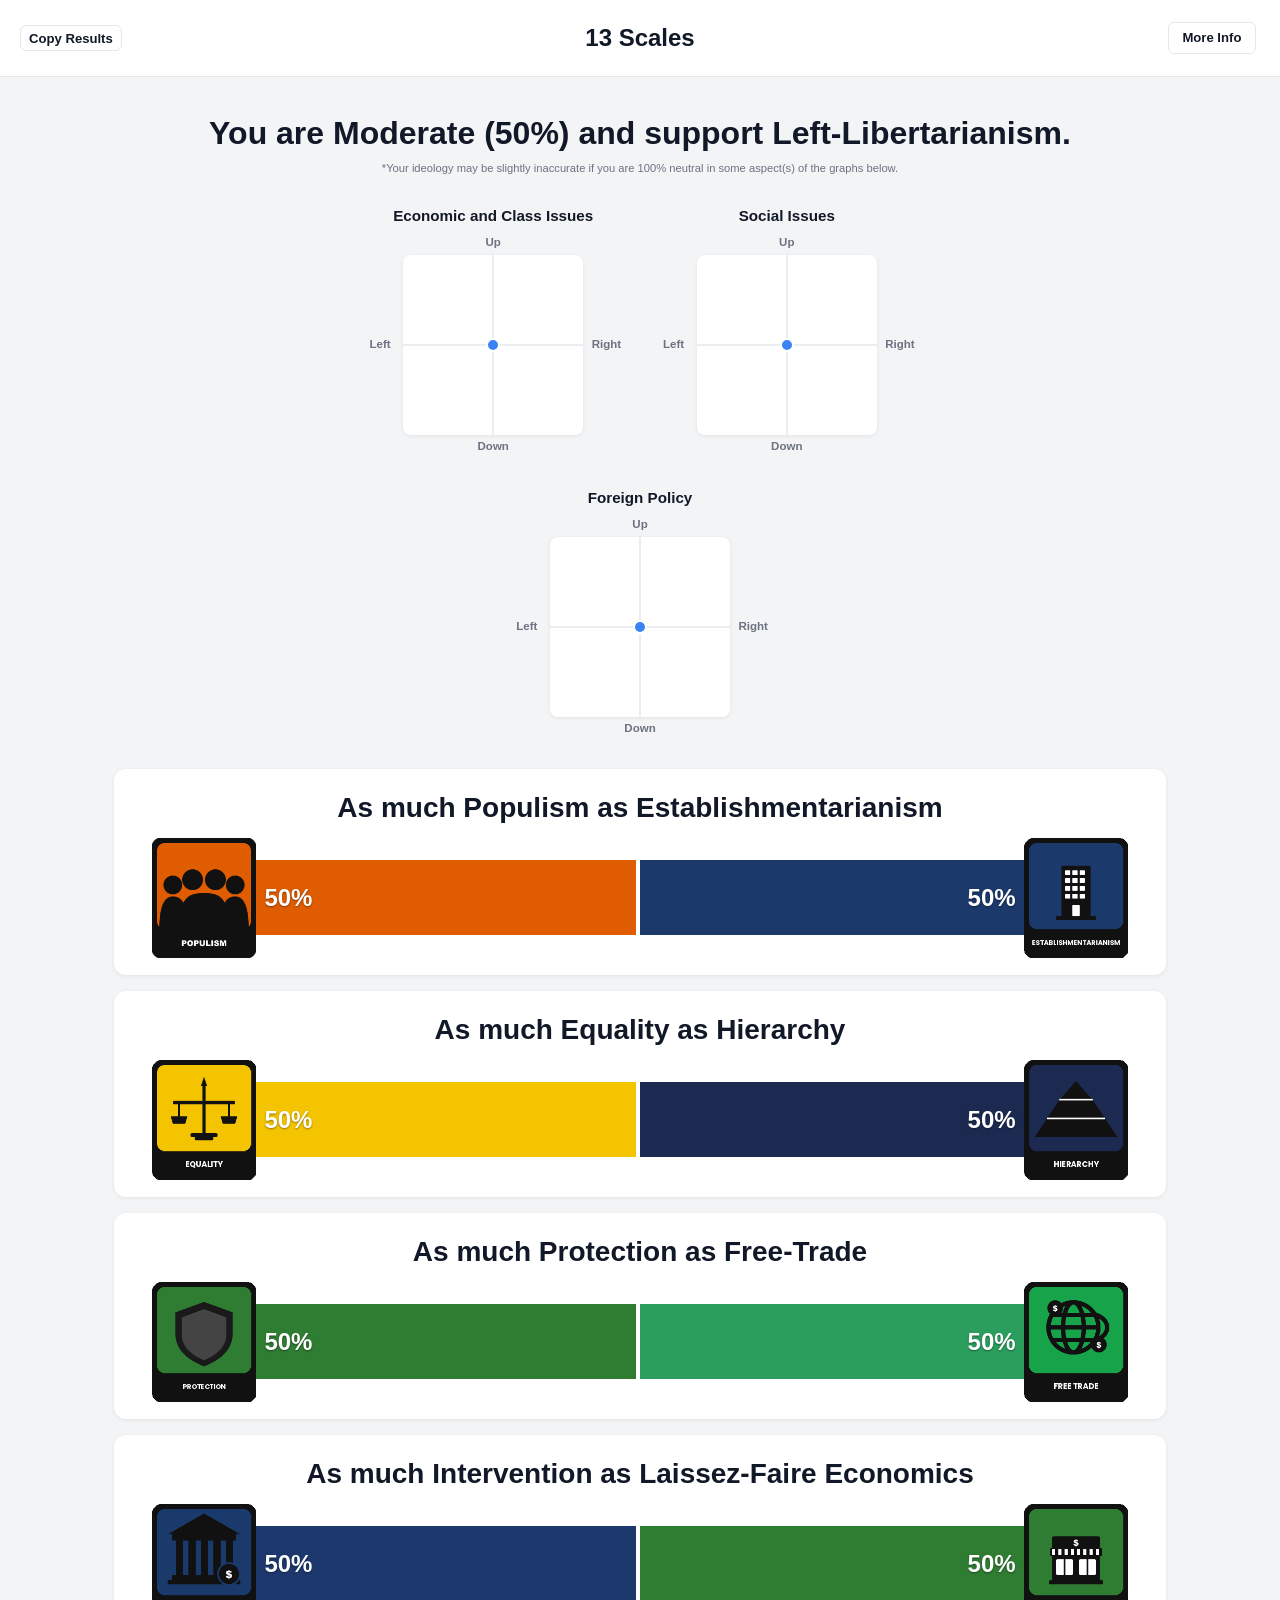
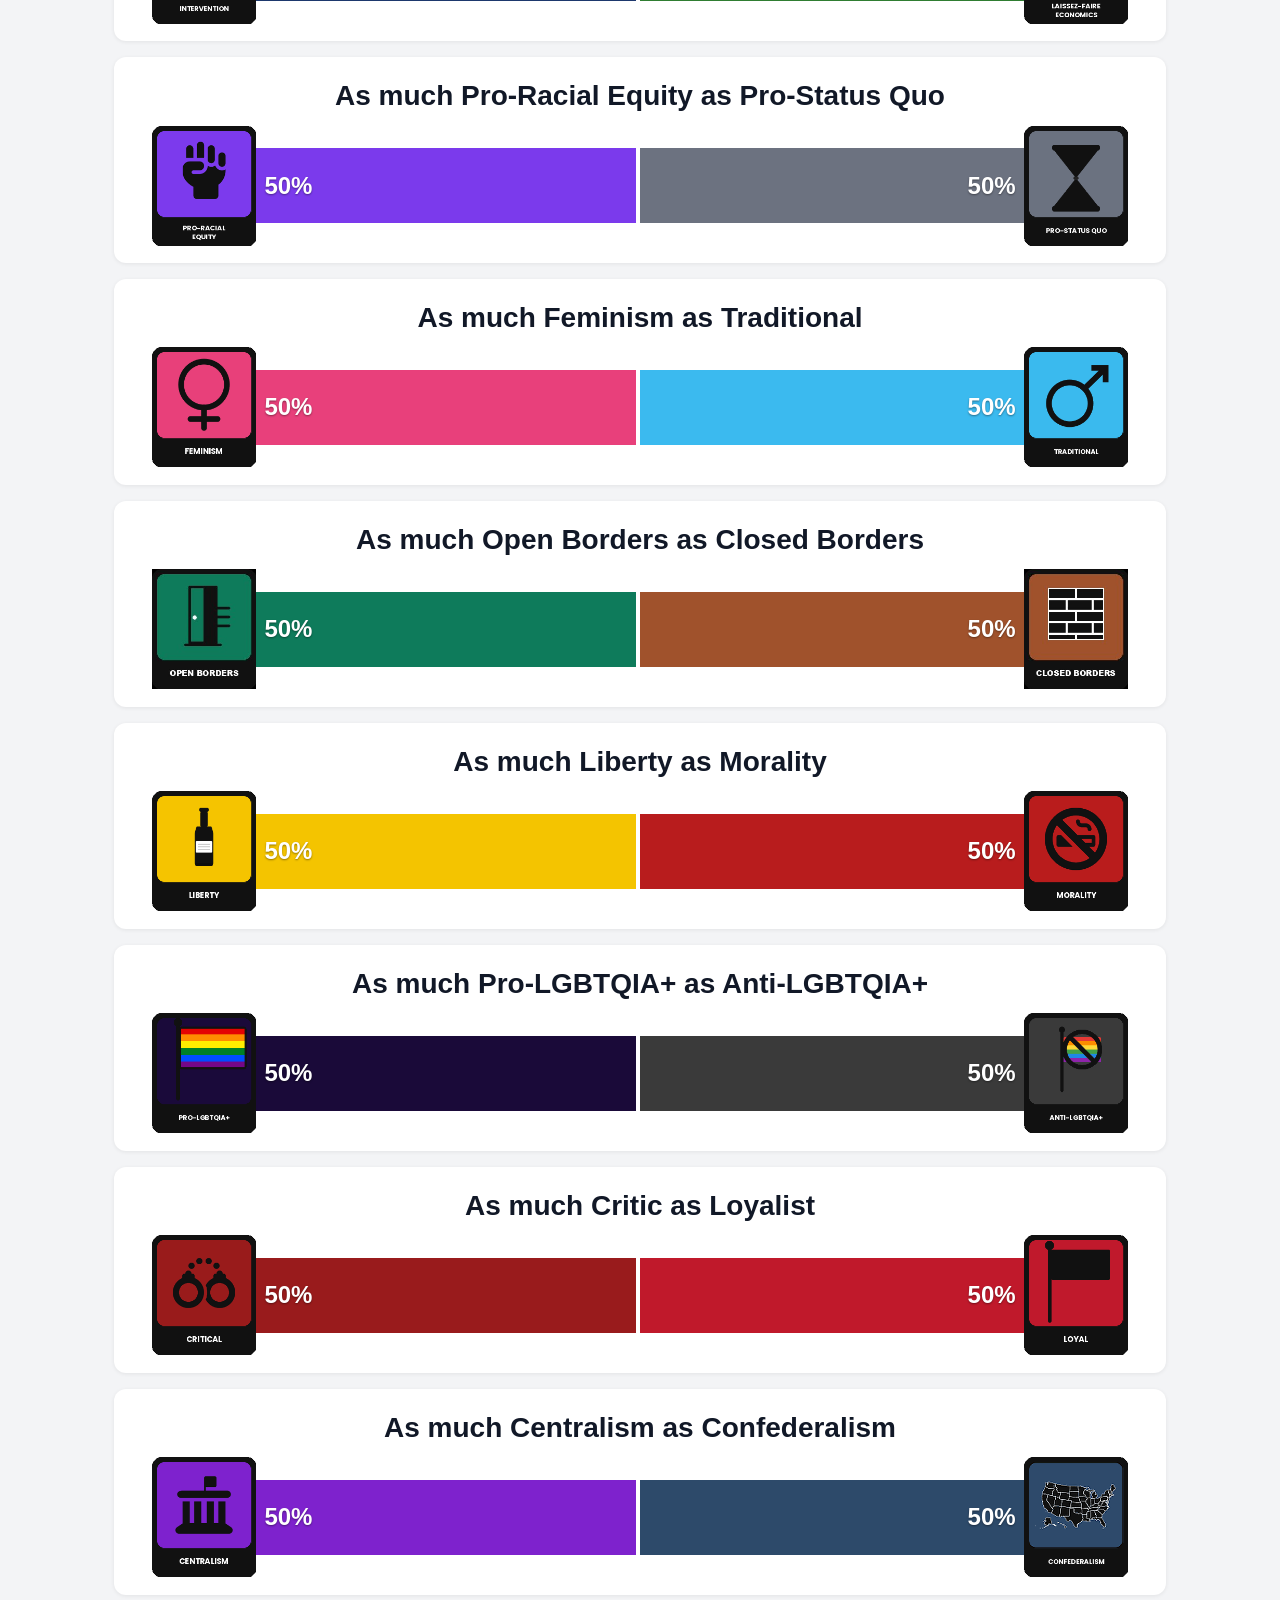
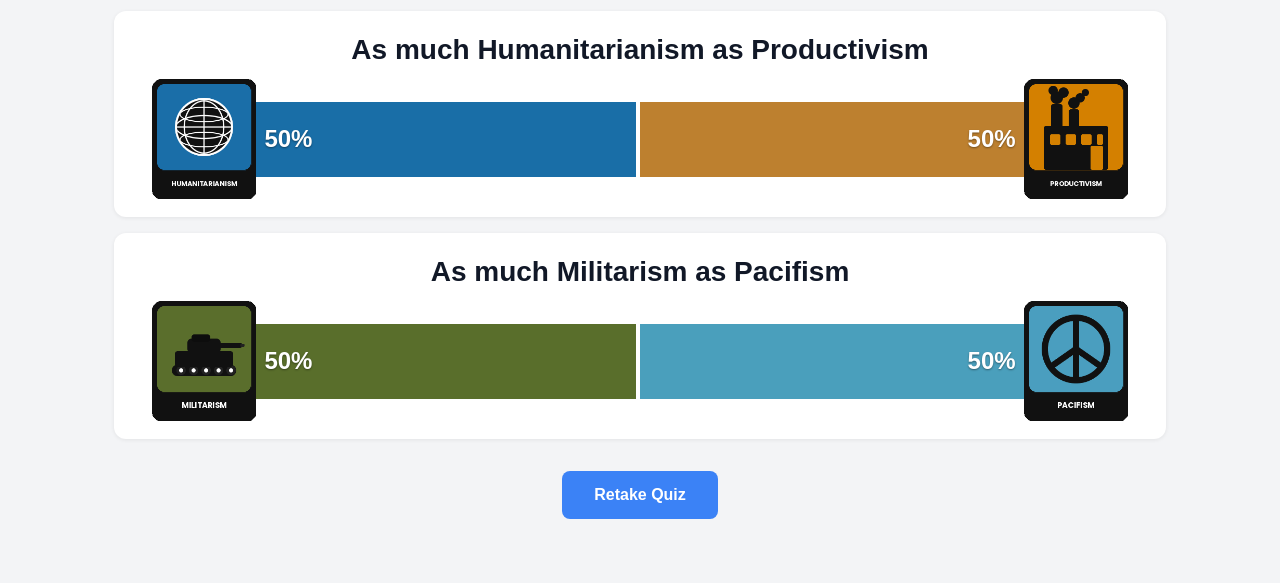
<file: docs/results/index.html>
<!doctype html>
<html lang="en">
  <head>
    <meta charset="UTF-8" />
    <meta name="viewport" content="width=device-width, initial-scale=1.0" />
    <title>13 Scales Results</title>
    <link rel="icon" type="image/png" href="../static/favicon.png" />
    <link rel="stylesheet" href="../static/style.css" />
  </head>
  <body>
    <div class="sticky-bar results-sticky-bar">
      <button class="btn-copy" id="btn-copy" onclick="copyResults()">
        Copy Results
      </button>
      <span>13 Scales</span>
      <a class="bar-btn right" href="../info/">More Info</a>
    </div>
    <script>
      function copyResults() {
        navigator.clipboard.writeText(window.location.href).then(() => {
          const btn = document.getElementById("btn-copy");
          btn.textContent = "Copied!";
          btn.classList.add("copied");
          setTimeout(() => {
            btn.textContent = "Copy Results";
            btn.classList.remove("copied");
          }, 2000);
        });
      }
    </script>

    <div class="results-container">
      <h1 class="results-title" style="margin-bottom: 0.2rem">Your results</h1>
      <p
        style="
          font-size: 0.7rem;
          color: var(--muted);
          text-align: center;
          margin-top: 0;
          margin-bottom: 1.75rem;
        "
      >
        *Your ideology may be slightly inaccurate if you are 100% neutral in
        some aspect(s) of the graphs below.
      </p>

      <div class="planes-section">
        <div class="planes-row">
          <div class="plane-box">
            <div class="plane-title">Economic and Class Issues</div>
            <div class="plane-outer">
              <span class="plane-dir">Up</span>
              <div class="plane-middle">
                <span class="plane-dir left">Left</span>
                <svg
                  class="plane-svg"
                  viewBox="0 0 180 180"
                  data-x="0.0"
                  data-y="0.0"
                >
                  <line
                    x1="90"
                    y1="0"
                    x2="90"
                    y2="180"
                    stroke="#e5e7eb"
                    stroke-width="1.5"
                  ></line>
                  <line
                    x1="0"
                    y1="90"
                    x2="180"
                    y2="90"
                    stroke="#e5e7eb"
                    stroke-width="1.5"
                  ></line>
                  <circle
                    class="plane-dot"
                    cx="90"
                    cy="90"
                    r="6"
                    fill="#3b82f6"
                    stroke="#fff"
                    stroke-width="2"
                  ></circle>
                </svg>
                <span class="plane-dir right">Right</span>
              </div>
              <span class="plane-dir">Down</span>
            </div>
          </div>

          <div class="plane-box">
            <div class="plane-title">Social Issues</div>
            <div class="plane-outer">
              <span class="plane-dir">Up</span>
              <div class="plane-middle">
                <span class="plane-dir left">Left</span>
                <svg
                  class="plane-svg"
                  viewBox="0 0 180 180"
                  data-x="0.0"
                  data-y="0.0"
                >
                  <line
                    x1="90"
                    y1="0"
                    x2="90"
                    y2="180"
                    stroke="#e5e7eb"
                    stroke-width="1.5"
                  ></line>
                  <line
                    x1="0"
                    y1="90"
                    x2="180"
                    y2="90"
                    stroke="#e5e7eb"
                    stroke-width="1.5"
                  ></line>
                  <circle
                    class="plane-dot"
                    cx="90"
                    cy="90"
                    r="6"
                    fill="#3b82f6"
                    stroke="#fff"
                    stroke-width="2"
                  ></circle>
                </svg>
                <span class="plane-dir right">Right</span>
              </div>
              <span class="plane-dir">Down</span>
            </div>
          </div>
        </div>

        <div class="planes-row">
          <div class="plane-box">
            <div class="plane-title">Foreign Policy</div>
            <div class="plane-outer">
              <span class="plane-dir">Up</span>
              <div class="plane-middle">
                <span class="plane-dir left">Left</span>
                <svg
                  class="plane-svg"
                  viewBox="0 0 180 180"
                  data-x="0.0"
                  data-y="0.0"
                >
                  <line
                    x1="90"
                    y1="0"
                    x2="90"
                    y2="180"
                    stroke="#e5e7eb"
                    stroke-width="1.5"
                  ></line>
                  <line
                    x1="0"
                    y1="90"
                    x2="180"
                    y2="90"
                    stroke="#e5e7eb"
                    stroke-width="1.5"
                  ></line>
                  <circle
                    class="plane-dot"
                    cx="90"
                    cy="90"
                    r="6"
                    fill="#3b82f6"
                    stroke="#fff"
                    stroke-width="2"
                  ></circle>
                </svg>
                <span class="plane-dir right">Right</span>
              </div>
              <span class="plane-dir">Down</span>
            </div>
          </div>
        </div>
      </div>

      <div class="axis-result">
        <div class="axis-label">As much Populism as Establishmentarianism</div>
        <div class="bar-with-icons">
          <img class="scale-icon" src="../assets/populism.png" alt="Populism" />
          <div class="bar-track">
            <div class="bar-left" data-w="50" data-color="#DF5C01"></div>
            <div class="bar-right" data-w="50" data-color="#1B396B"></div>
            <span class="bar-pct pct-left">50%</span>
            <span class="bar-pct pct-right">50%</span>
          </div>
          <img
            class="scale-icon"
            src="../assets/establishmentarianism.png"
            alt="Establishmentarianism"
          />
        </div>
      </div>

      <div class="axis-result">
        <div class="axis-label">As much Equality as Hierarchy</div>
        <div class="bar-with-icons">
          <img class="scale-icon" src="../assets/equality.png" alt="Equality" />
          <div class="bar-track">
            <div class="bar-left" data-w="50" data-color="#F4C400"></div>
            <div class="bar-right" data-w="50" data-color="#1C2A51"></div>
            <span class="bar-pct pct-left">50%</span>
            <span class="bar-pct pct-right">50%</span>
          </div>
          <img
            class="scale-icon"
            src="../assets/hierarchy.png"
            alt="Hierarchy"
          />
        </div>
      </div>

      <div class="axis-result">
        <div class="axis-label">As much Protection as Free-Trade</div>
        <div class="bar-with-icons">
          <img
            class="scale-icon"
            src="../assets/protection.png"
            alt="Protection"
          />
          <div class="bar-track">
            <div class="bar-left" data-w="50" data-color="#2F7D32"></div>
            <div class="bar-right" data-w="50" data-color="#2B9E5D"></div>
            <span class="bar-pct pct-left">50%</span>
            <span class="bar-pct pct-right">50%</span>
          </div>
          <img
            class="scale-icon"
            src="../assets/free-trade.png"
            alt="Free-Trade"
          />
        </div>
      </div>

      <div class="axis-result">
        <div class="axis-label">
          As much Intervention as Laissez-Faire Economics
        </div>
        <div class="bar-with-icons">
          <img
            class="scale-icon"
            src="../assets/intervention.png"
            alt="Intervention"
          />
          <div class="bar-track">
            <div class="bar-left" data-w="50" data-color="#1D386D"></div>
            <div class="bar-right" data-w="50" data-color="#2F7D32"></div>
            <span class="bar-pct pct-left">50%</span>
            <span class="bar-pct pct-right">50%</span>
          </div>
          <img
            class="scale-icon"
            src="../assets/laissez-faire-economics.png"
            alt="Laissez-Faire Economics"
          />
        </div>
      </div>

      <div class="axis-result">
        <div class="axis-label">
          As much Pro-Racial Equity as Pro-Status Quo
        </div>
        <div class="bar-with-icons">
          <img
            class="scale-icon"
            src="../assets/pro-racial-equity.png"
            alt="Pro-Racial Equity"
          />
          <div class="bar-track">
            <div class="bar-left" data-w="50" data-color="#7B3AEC"></div>
            <div class="bar-right" data-w="50" data-color="#6C7280"></div>
            <span class="bar-pct pct-left">50%</span>
            <span class="bar-pct pct-right">50%</span>
          </div>
          <img
            class="scale-icon"
            src="../assets/pro-status-quo.png"
            alt="Pro-Status Quo"
          />
        </div>
      </div>

      <div class="axis-result">
        <div class="axis-label">As much Feminism as Traditional</div>
        <div class="bar-with-icons">
          <img class="scale-icon" src="../assets/feminism.png" alt="Feminism" />
          <div class="bar-track">
            <div class="bar-left" data-w="50" data-color="#E8407B"></div>
            <div class="bar-right" data-w="50" data-color="#3BBAEF"></div>
            <span class="bar-pct pct-left">50%</span>
            <span class="bar-pct pct-right">50%</span>
          </div>
          <img
            class="scale-icon"
            src="../assets/traditional.png"
            alt="Traditional"
          />
        </div>
      </div>

      <div class="axis-result">
        <div class="axis-label">As much Open Borders as Closed Borders</div>
        <div class="bar-with-icons">
          <img
            class="scale-icon"
            src="../assets/open-borders.png"
            alt="Open Borders"
          />
          <div class="bar-track">
            <div class="bar-left" data-w="50" data-color="#0E7B5B"></div>
            <div class="bar-right" data-w="50" data-color="#A0522C"></div>
            <span class="bar-pct pct-left">50%</span>
            <span class="bar-pct pct-right">50%</span>
          </div>
          <img
            class="scale-icon"
            src="../assets/closed-borders.png"
            alt="Closed Borders"
          />
        </div>
      </div>

      <div class="axis-result">
        <div class="axis-label">As much Liberty as Morality</div>
        <div class="bar-with-icons">
          <img class="scale-icon" src="../assets/liberty.png" alt="Liberty" />
          <div class="bar-track">
            <div class="bar-left" data-w="50" data-color="#F4C400"></div>
            <div class="bar-right" data-w="50" data-color="#B81C1D"></div>
            <span class="bar-pct pct-left">50%</span>
            <span class="bar-pct pct-right">50%</span>
          </div>
          <img class="scale-icon" src="../assets/morality.png" alt="Morality" />
        </div>
      </div>

      <div class="axis-result">
        <div class="axis-label">As much Pro-LGBTQIA+ as Anti-LGBTQIA+</div>
        <div class="bar-with-icons">
          <img
            class="scale-icon"
            src="../assets/pro-lgbtqia+.png"
            alt="Pro-LGBTQIA+"
          />
          <div class="bar-track">
            <div class="bar-left" data-w="50" data-color="#1A0A39"></div>
            <div class="bar-right" data-w="50" data-color="#3A3A3A"></div>
            <span class="bar-pct pct-left">50%</span>
            <span class="bar-pct pct-right">50%</span>
          </div>
          <img
            class="scale-icon"
            src="../assets/anti-lgbtqia+.png"
            alt="Anti-LGBTQIA+"
          />
        </div>
      </div>

      <div class="axis-result">
        <div class="axis-label">As much Critic as Loyalist</div>
        <div class="bar-with-icons">
          <img class="scale-icon" src="../assets/critic.png" alt="Critic" />
          <div class="bar-track">
            <div class="bar-left" data-w="50" data-color="#991B1C"></div>
            <div class="bar-right" data-w="50" data-color="#C0192B"></div>
            <span class="bar-pct pct-left">50%</span>
            <span class="bar-pct pct-right">50%</span>
          </div>
          <img class="scale-icon" src="../assets/loyalist.png" alt="Loyalist" />
        </div>
      </div>

      <div class="axis-result">
        <div class="axis-label">As much Centralism as Confederalism</div>
        <div class="bar-with-icons">
          <img
            class="scale-icon"
            src="../assets/centralism.png"
            alt="Centralism"
          />
          <div class="bar-track">
            <div class="bar-left" data-w="50" data-color="#7E22CD"></div>
            <div class="bar-right" data-w="50" data-color="#2D4A6A"></div>
            <span class="bar-pct pct-left">50%</span>
            <span class="bar-pct pct-right">50%</span>
          </div>
          <img
            class="scale-icon"
            src="../assets/confederalism.png"
            alt="Confederalism"
          />
        </div>
      </div>

      <div class="axis-result">
        <div class="axis-label">As much Humanitarianism as Productivism</div>
        <div class="bar-with-icons">
          <img
            class="scale-icon"
            src="../assets/humanitarianism.png"
            alt="Humanitarianism"
          />
          <div class="bar-track">
            <div class="bar-left" data-w="50" data-color="#196EA7"></div>
            <div class="bar-right" data-w="50" data-color="#BD802F"></div>
            <span class="bar-pct pct-left">50%</span>
            <span class="bar-pct pct-right">50%</span>
          </div>
          <img
            class="scale-icon"
            src="../assets/productivism.png"
            alt="Productivism"
          />
        </div>
      </div>

      <div class="axis-result">
        <div class="axis-label">As much Militarism as Pacifism</div>
        <div class="bar-with-icons">
          <img
            class="scale-icon"
            src="../assets/militarism.png"
            alt="Militarism"
          />
          <div class="bar-track">
            <div class="bar-left" data-w="50" data-color="#596E2B"></div>
            <div class="bar-right" data-w="50" data-color="#4A9FBC"></div>
            <span class="bar-pct pct-left">50%</span>
            <span class="bar-pct pct-right">50%</span>
          </div>
          <img class="scale-icon" src="../assets/pacifism.png" alt="Pacifism" />
        </div>
      </div>

      <div class="retake-row">
        <a href="../quiz/" class="btn-start">Retake Quiz</a>
      </div>
    </div>
    <div
      id="scale-order"
      data-value="{&#34;Economic and Class Issues&#34;: [[&#34;Populism vs Establishmentarianism&#34;, -1], [&#34;Equality vs Hierarchy&#34;, 0], [&#34;Protection vs Free-Trade&#34;, 1], [&#34;Intervention vs Laissez-Faire Economics&#34;, 1]], &#34;Social Issues&#34;: [[&#34;Pro-Racial Equity vs Pro-Status Quo&#34;, 0], [&#34;Feminism vs Traditional&#34;, 0], [&#34;Open Borders vs Closed Borders&#34;, 0], [&#34;Liberty vs Morality&#34;, 0], [&#34;Pro-LGBTQIA+ vs Anti-LGBTQIA+&#34;, 0], [&#34;Critic vs Loyalist&#34;, 0], [&#34;Centralism vs Confederalism&#34;, 1]], &#34;Foreign Policy&#34;: [[&#34;Humanitarianism vs Productivism&#34;, 0], [&#34;Militarism vs Pacifism&#34;, 1]]}"
      hidden
    ></div>
    <script>
      document.querySelectorAll("[data-w]").forEach((el) => {
        el.style.width = el.dataset.w + "%";
        if (el.dataset.color) el.style.backgroundColor = el.dataset.color;
      });
      document.querySelectorAll(".plane-svg").forEach((svg) => {
        const x = parseFloat(svg.dataset.x);
        const y = parseFloat(svg.dataset.y);
        const cx = ((x + 1) / 2) * 180;
        const cy = ((1 - y) / 2) * 180;
        svg.querySelector(".plane-dot").setAttribute("cx", cx.toString());
        svg.querySelector(".plane-dot").setAttribute("cy", cy.toString());
      });

      // Static-site layer: the frozen page is baked at 50/50 defaults, so re-render from URL params
      const scaleOrder = JSON.parse(
        document.getElementById("scale-order").dataset.value,
      );
      const params = new URLSearchParams(window.location.search);

      const axisResults = document.querySelectorAll(".axis-result");
      const planeSvgs = document.querySelectorAll(".plane-svg");
      let row = 0,
        plane = 0;

      const coordinates = {};

      // Small screens (results breakpoint = 600px) hide thin slivers sooner
      const pctThreshold = window.matchMedia("(max-width: 600px)").matches
        ? 33
        : 7;

      for (const [category, axes] of Object.entries(scaleOrder)) {
        let hSum = 0,
          hCount = 0,
          vSum = 0,
          vCount = 0;

        axes.forEach(([axis, dimension], index) => {
          const first = parseInt(params.get(category[0] + index) || "50");
          const second = 100 - first;
          const difference = Math.abs(first - second);
          const [firstIdeology, secondIdeology] = axis.split(" vs ");

          let label;
          if (difference === 0) {
            label = `As much ${firstIdeology} as ${secondIdeology}`;
          } else {
            const intensity =
              difference < 15
                ? "Slight"
                : difference < 40
                  ? "Moderate"
                  : difference < 70
                    ? "Strong"
                    : "Extreme";
            label = `${intensity} ${first > second ? firstIdeology : secondIdeology}`;
          }

          const result = axisResults[row++];
          result.querySelector(".axis-label").textContent = label;
          const barLeft = result.querySelector(".bar-left");
          barLeft.style.width = first + "%";
          barLeft.style.borderRight =
            first === 0 || first === 100 ? "none" : "";
          result.querySelector(".bar-right").style.width = second + "%";

          const pctLeft = result.querySelector(".pct-left");
          const pctRight = result.querySelector(".pct-right");
          if (pctLeft) {
            pctLeft.textContent = first + "%";
            pctLeft.style.display = first >= pctThreshold ? "" : "none";
          }
          if (pctRight) {
            pctRight.textContent = second + "%";
            pctRight.style.display = second >= pctThreshold ? "" : "none";
          }

          if (dimension === 0) {
            hSum += second * 0.02 - 1;
            hCount++;
          } else if (dimension === 1) {
            vSum += first * 0.02 - 1;
            vCount++;
          }
        });

        const x = hSum / hCount;
        const y = vSum / vCount;
        coordinates[category] = { x, y };

        const dot = planeSvgs[plane++].querySelector(".plane-dot");
        dot.setAttribute("cx", ((x + 1) / 2) * 180);
        dot.setAttribute("cy", ((1 - y) / 2) * 180);
      }

      // 1 = right/up, 0 = left/down (0+ is considered right/up)
      // key order: economic, social, socioeconomic, foreignH, foreignV, V
      const ideologies = {
        // Traditionalist Conservatism: econ=R, soc=R, SE=up, foreignV=up; foreignH+V free
        111010: "Traditionalist Conservatism",
        111011: "Traditionalist Conservatism",
        111110: "Traditionalist Conservatism",
        111111: "Traditionalist Conservatism",
        // Paleoconservatism: econ=R, soc=R, SE=up, foreignV=down; foreignH+V free
        111000: "Paleoconservatism",
        111001: "Paleoconservatism",
        111100: "Paleoconservatism",
        111101: "Paleoconservatism",
        // Neoconservatism: econ=R, soc=R, SE=down, foreignV=up; foreignH+V free
        110010: "Neoconservatism",
        110011: "Neoconservatism",
        110110: "Neoconservatism",
        110111: "Neoconservatism",
        // Right-Libertarianism: econ=R, soc=R, SE=down, foreignV=down; foreignH+V free
        110000: "Right-Libertarianism",
        110001: "Right-Libertarianism",
        110100: "Right-Libertarianism",
        110101: "Right-Libertarianism",
        // National Liberalism: econ=R, soc=L, SE=up, foreignV=down; foreignH+V free
        101000: "National Liberalism",
        101001: "National Liberalism",
        101100: "National Liberalism",
        101101: "National Liberalism",
        // Neoliberalism: econ=R, soc=L, SE=up, foreignV=up; foreignH+V free
        101010: "Neoliberalism",
        101011: "Neoliberalism",
        101110: "Neoliberalism",
        101111: "Neoliberalism",
        // Neolibertarianism: econ=R, soc=L, SE=down, foreignV=up; foreignH+V free
        100010: "Neolibertarianism",
        100011: "Neolibertarianism",
        100110: "Neolibertarianism",
        100111: "Neolibertarianism",
        // Neoclassical Liberalism: econ=R, soc=L, SE=down, foreignV=down; foreignH+V free
        100000: "Neoclassical Liberalism",
        100001: "Neoclassical Liberalism",
        100100: "Neoclassical Liberalism",
        100101: "Neoclassical Liberalism",
        // Paternalistic Conservatism: econ=L, soc=R, V=up; SE+foreignH+foreignV free
        "010001": "Paternalistic Conservatism",
        "010011": "Paternalistic Conservatism",
        "010101": "Paternalistic Conservatism",
        "010111": "Paternalistic Conservatism",
        "011001": "Paternalistic Conservatism",
        "011011": "Paternalistic Conservatism",
        "011101": "Paternalistic Conservatism",
        "011111": "Paternalistic Conservatism",
        // Conservative Populism: econ=L, soc=R, V=down; SE+foreignH+foreignV free
        "010000": "Conservative Populism",
        "010010": "Conservative Populism",
        "010100": "Conservative Populism",
        "010110": "Conservative Populism",
        "011000": "Conservative Populism",
        "011010": "Conservative Populism",
        "011100": "Conservative Populism",
        "011110": "Conservative Populism",
        // Social Democracy: econ=L, soc=L, foreignH=L, V=up; SE+foreignV free
        "000001": "Social Democracy",
        "000011": "Social Democracy",
        "001001": "Social Democracy",
        "001011": "Social Democracy",
        // Modern Liberalism: econ=L, soc=L, foreignH=R, V=up; SE+foreignV free
        "000101": "Modern Liberalism",
        "000111": "Modern Liberalism",
        "001101": "Modern Liberalism",
        "001111": "Modern Liberalism",
        // Left-Libertarianism: econ=L, soc=L, V=down; SE+foreignH+foreignV free
        "000000": "Left-Libertarianism",
        "000010": "Left-Libertarianism",
        "000100": "Left-Libertarianism",
        "000110": "Left-Libertarianism",
        "001000": "Left-Libertarianism",
        "001010": "Left-Libertarianism",
        "001100": "Left-Libertarianism",
        "001110": "Left-Libertarianism",
      };

      const bit = (b) => (b ? "1" : "0");

      const allY = Object.values(coordinates).reduce((s, c) => s + c.y, 0);
      const leaning =
        bit(coordinates["Economic and Class Issues"].x > 0) +
        bit(coordinates["Social Issues"].x > 0) +
        bit(
          coordinates["Economic and Class Issues"].y +
            coordinates["Social Issues"].y >
            0,
        ) +
        bit(coordinates["Foreign Policy"].x > 0) +
        bit(coordinates["Foreign Policy"].y > 0) +
        bit(allY > 0);

      const ideology = ideologies[leaning];

      const horizontalCumulative =
        ((Object.values(coordinates).reduce((s, c) => s + c.x, 0) / 3 + 1) /
          2) *
        100;

      const rightPct = Math.round(horizontalCumulative);

      let stance, lean;
      if (rightPct > 50) {
        lean = `${rightPct}% Right`;
        if (rightPct >= 85) stance = "Reactionary";
        else if (rightPct >= 70) stance = "Conservative";
        else stance = "Center-Right";
      } else if (rightPct < 50) {
        const leftPct = 100 - rightPct;
        lean = `${leftPct}% Left`;
        if (leftPct >= 85) stance = "Progressive";
        else if (leftPct >= 70) stance = "Liberal";
        else stance = "Center-Left";
      } else {
        stance = "Moderate";
        lean = "50%";
      }

      // Stance/score overrides that split a base ideology into a variant.
      const consReac = stance === "Conservative" || stance === "Reactionary";
      const progressive = stance === "Progressive";
      const econX = coordinates["Economic and Class Issues"].x;
      let finalIdeology = ideology;
      if (consReac && ideology === "Neoconservatism")
        finalIdeology = "Mesoconservatism";
      else if (consReac && ideology === "Right-Libertarianism")
        finalIdeology = "Paleolibertarianism";
      else if (progressive && ideology === "Social Democracy")
        finalIdeology = "Socialism";
      else if (progressive && ideology === "Left-Libertarianism")
        finalIdeology = "Libertarian Socialism";
      else if (ideology === "Paternalistic Conservatism" && econX <= -0.5)
        finalIdeology = "Conservative Socialism";

      document.querySelector(".results-title").textContent =
        `You are ${stance} (${lean}) and support ${finalIdeology}.`;

      document.documentElement.classList.add("results-ready");
    </script>
  </body>
</html>
</file>
<file: docs/static/style.css>
*,
*::before,
*::after {
  box-sizing: border-box;
  margin: 0;
  padding: 0;
}

:root {
  --blue: #3b82f6;
  --green: #22c55e;
  --red: #ef4444;
  --bg: #f3f4f6;
  --card: #ffffff;
  --text: #111827;
  --muted: #6b7280;
  --border: #e5e7eb;
  --radius: 12px;
}

body {
  font-family: -apple-system, BlinkMacSystemFont, "Segoe UI", sans-serif;
  background: var(--bg);
  color: var(--text);
  line-height: 1.5;
}

/* ── Landing ─────────────────────────────────────────── */

.landing {
  min-height: 100vh;
  display: flex;
  align-items: center;
  justify-content: center;
  padding: 2rem;
}

.landing-card {
  background: var(--card);
  border-radius: var(--radius);
  box-shadow: 0 4px 24px rgba(0, 0, 0, 0.08);
  padding: 3rem 2.5rem;
  max-width: 480px;
  width: 100%;
  text-align: center;
}

.landing-card h1 {
  font-size: 2rem;
  font-weight: 700;
  margin-bottom: 1rem;
}

.landing-card p {
  color: var(--muted);
  margin-bottom: 1.5rem;
}

.meta-list {
  list-style: none;
  display: flex;
  justify-content: center;
  gap: 1.5rem;
  margin-bottom: 2rem;
  font-size: 0.9rem;
  color: var(--muted);
}

.meta-list li::before {
  content: "• ";
}

/* ── Buttons ─────────────────────────────────────────── */

.btn-start,
.btn-submit {
  display: inline-block;
  background: var(--blue);
  color: #fff;
  font-size: 1rem;
  font-weight: 600;
  padding: 0.75rem 2rem;
  border-radius: 8px;
  border: none;
  cursor: pointer;
  text-decoration: none;
  transition: background 0.15s;
}

.btn-start:hover,
.btn-submit:hover {
  background: #2563eb;
}

/* ── Sticky progress bar ─────────────────────────────── */

.sticky-bar {
  position: sticky;
  top: 0;
  z-index: 100;
  background: var(--card);
  border-bottom: 1px solid var(--border);
  padding: 1.25rem 1.5rem;
  font-size: 1.5rem;
  font-weight: 600;
  color: var(--text);
  text-align: center;
}

/* ── Quiz layout ─────────────────────────────────────── */

.quiz-container {
  max-width: 800px;
  margin: 0 auto;
  padding: 2rem 1.5rem 4rem;
}

.quiz-container > h1 {
  font-size: 1.75rem;
  font-weight: 700;
  margin-bottom: 2rem;
}

.category-section {
  margin-bottom: 2.5rem;
}

.category-heading {
  font-size: 2rem;
  font-weight: 700;
  color: var(--blue);
  border-bottom: 2px solid var(--blue);
  padding-bottom: 0.4rem;
  margin-bottom: 1.25rem;
  text-align: center;
}

.question-card {
  background: var(--card);
  border-radius: var(--radius);
  box-shadow: 0 1px 4px rgba(0, 0, 0, 0.07);
  padding: 1.25rem 1.5rem;
  margin-bottom: 0.75rem;
}

.question-text {
  font-size: 1rem;
  margin-bottom: 1rem;
}

/* ── Slider ──────────────────────────────────────────── */

.slider-wrapper {
  display: flex;
  flex-direction: column;
  gap: 0.35rem;
}

input[type="range"] {
  -webkit-appearance: none;
  appearance: none;
  width: 100%;
  height: 6px;
  border-radius: 3px;
  background: linear-gradient(
    to right,
    var(--red) 0%,
    var(--border) 50%,
    var(--green) 100%
  );
  outline: none;
  cursor: pointer;
}

input[type="range"]::-webkit-slider-thumb {
  -webkit-appearance: none;
  appearance: none;
  width: 18px;
  height: 18px;
  border-radius: 50%;
  background: var(--card);
  border: 2px solid #9ca3af;
  box-shadow: 0 1px 4px rgba(0, 0, 0, 0.2);
  cursor: pointer;
  transition: border-color 0.15s;
}

input[type="range"]::-webkit-slider-thumb:hover {
  border-color: var(--blue);
}

input[type="range"]::-moz-range-thumb {
  width: 18px;
  height: 18px;
  border-radius: 50%;
  background: var(--card);
  border: 2px solid #9ca3af;
  cursor: pointer;
}

.slider-labels {
  position: relative;
  height: 1.3em;
  font-size: 0.68rem;
  color: var(--muted);
}

.slider-labels span {
  position: absolute;
  white-space: nowrap;
  transform: translateX(-50%);
}

.slider-labels span:nth-child(1) {
  left: 0;
  transform: translateX(0);
}
.slider-labels span:nth-child(2) {
  left: calc(25% + 4.5px);
}
.slider-labels span:nth-child(3) {
  left: 50%;
}
.slider-labels span:nth-child(4) {
  left: calc(75% - 4.5px);
}
.slider-labels span:nth-child(5) {
  left: 100%;
  transform: translateX(-100%);
}

.slider-value {
  font-size: 0.8rem;
  font-weight: 600;
  text-align: center;
}

@media (max-width: 480px) {
  .slider-labels {
    height: 2.6em;
    font-size: 0.62rem;
  }

  .slider-labels span {
    white-space: normal;
    max-width: 4.8em;
    line-height: 1.2;
  }

  .slider-labels span:nth-child(5) {
    text-align: right;
  }
}

.slider-value.positive {
  color: var(--red);
}
.slider-value.negative {
  color: var(--blue);
}
.slider-value.neutral {
  color: var(--muted);
}

/* ── Submit row ──────────────────────────────────────── */

.submit-row {
  text-align: center;
  margin-top: 2rem;
}

/* ── Results ─────────────────────────────────────────── */

.results-container {
  max-width: 1100px;
  margin: 0 auto;
  padding: 2rem 1.5rem 4rem;
  visibility: hidden;
}

.results-ready .results-container {
  visibility: visible;
}

.results-title {
  font-size: 2rem;
  font-weight: 700;
  margin-bottom: 1.75rem;
  text-align: center;
}

.axis-result {
  background: var(--card);
  border-radius: var(--radius);
  box-shadow: 0 1px 4px rgba(0, 0, 0, 0.07);
  padding: 1.1rem 1.4rem;
  margin-bottom: 1rem;
}

.axis-label {
  font-size: 1.75rem;
  font-weight: 700;
  color: var(--text);
  margin-bottom: 0.55rem;
  text-align: center;
}

.bar-track {
  display: flex;
  height: 75px;
  border-radius: 10px;
  overflow: hidden;
  background: var(--border);
}

.bar-left {
  background: var(--blue);
  height: 100%;
  display: flex;
  align-items: center;
  justify-content: center;
  overflow: hidden;
  transition: width 0.5s ease;
  border-right: 4px solid #fff;
}

.bar-right {
  background: var(--red);
  height: 100%;
  display: flex;
  align-items: center;
  justify-content: center;
  overflow: hidden;
  transition: width 0.5s ease;
}

.bar-inner-text {
  color: #fff;
  font-size: 1.5rem;
  font-weight: 600;
  white-space: nowrap;
  padding: 0 0.5rem;
  text-shadow: 0 1px 2px rgba(0, 0, 0, 0.25);
}

.retake-row {
  text-align: center;
  margin-top: 2rem;
}

/* ── Content pages (home extras + info) ──────────────── */

.content-container {
  max-width: 800px;
  margin: 0 auto;
  padding: 2rem 1.5rem 4rem;
}

.content-intro {
  color: var(--muted);
  text-align: center;
  max-width: 640px;
  margin: 0 auto 2.5rem;
}

.content-section {
  margin-bottom: 2.5rem;
}

.content-section > h2 {
  font-size: 1.5rem;
  font-weight: 700;
  color: var(--blue);
  border-bottom: 2px solid var(--blue);
  padding-bottom: 0.4rem;
  margin-bottom: 1.25rem;
  text-align: center;
}

.term-card {
  background: var(--card);
  border-radius: var(--radius);
  box-shadow: 0 1px 4px rgba(0, 0, 0, 0.07);
  padding: 1.1rem 1.4rem;
  margin-bottom: 0.75rem;
}

.term-card h3 {
  font-size: 1.15rem;
  font-weight: 700;
  margin-bottom: 0.35rem;
}

.term-card p {
  color: var(--muted);
  font-size: 0.95rem;
}

.term-poles {
  list-style: none;
  display: flex;
  flex-direction: column;
  gap: 0.25rem;
}

.term-poles li {
  color: var(--muted);
  font-size: 0.95rem;
  padding-left: 1rem;
  position: relative;
}

.term-poles li::before {
  content: "•";
  position: absolute;
  left: 0;
  color: var(--blue);
}

.content-cta {
  text-align: center;
  margin-top: 1rem;
}

.scale-row {
  display: flex;
  align-items: center;
  gap: 0.5rem;
  margin-bottom: 0.75rem;
}

.scale-row .term-card {
  flex: 1;
  margin-bottom: 0;
}

.scale-side-icon {
  width: 120px;
  height: 120px;
  object-fit: contain;
  flex-shrink: 0;
}

@media (max-width: 600px) {
  .scale-side-icon {
    width: 64px;
    height: 64px;
  }

  .scale-row .term-card {
    min-width: 0;
  }

  .scale-row .term-card h3,
  .scale-row .term-poles li {
    overflow-wrap: break-word;
  }
}

.card-note {
  margin-top: 1.5rem;
  margin-bottom: 0;
  font-size: 0.9rem;
  color: var(--muted);
}

.card-note a {
  color: var(--blue);
  font-weight: 600;
  text-decoration: none;
}

.card-note a:hover {
  text-decoration: underline;
}

/* sticky bar with side buttons (info page, results) */

.bar-nav {
  display: flex;
  align-items: center;
  justify-content: center;
}

.bar-btn {
  position: absolute;
  background: transparent;
  border: 1.5px solid var(--border);
  color: var(--text);
  font-size: 0.82rem;
  font-weight: 600;
  padding: 0.35rem 0.85rem;
  border-radius: 6px;
  cursor: pointer;
  text-decoration: none;
  white-space: nowrap;
  transition:
    background 0.15s,
    color 0.15s,
    border-color 0.15s;
}

.bar-btn:hover {
  background: var(--blue);
  color: #fff;
  border-color: var(--blue);
}

.bar-btn.left {
  left: 1.5rem;
}

.bar-btn.left {
  padding-left: 0.6rem;
  padding-right: 0.6rem;
}

.bar-btn.right {
  right: 1.5rem;
}

.results-sticky-bar {
  display: flex;
  align-items: center;
  justify-content: center;
}
.btn-copy {
  position: absolute;
  left: 1.25rem;
  background: transparent;
  border: 1.5px solid var(--border);
  color: var(--text);
  font-size: 0.82rem;
  font-weight: 600;
  padding: 0.3rem 0.5rem;
  border-radius: 6px;
  cursor: pointer;
  transition:
    background 0.15s,
    color 0.15s,
    border-color 0.15s;
  white-space: nowrap;
}
.btn-copy:hover {
  background: var(--blue);
  color: #fff;
  border-color: var(--blue);
}
.btn-copy.copied {
  background: #16a34a;
  color: #fff;
  border-color: #16a34a;
}

.planes-section {
  margin-bottom: 2rem;
}
.planes-row {
  display: flex;
  justify-content: center;
  gap: 2rem;
  margin-bottom: 2rem;
}
.plane-box {
  display: flex;
  flex-direction: column;
  align-items: center;
  gap: 0.4rem;
}
.plane-title {
  font-size: 0.95rem;
  font-weight: 700;
  color: var(--text);
  text-align: center;
}
.plane-outer {
  display: flex;
  flex-direction: column;
  align-items: center;
  gap: 0.2rem;
}
.plane-middle {
  display: flex;
  align-items: center;
  gap: 0.35rem;
}
.plane-dir {
  font-size: 0.72rem;
  font-weight: 600;
  color: var(--muted);
  user-select: none;
}
.plane-dir.left,
.plane-dir.right {
  width: 2.2rem;
  text-align: center;
}
.plane-svg {
  width: 180px;
  height: 180px;
  background: var(--card);
  border-radius: 8px;
  box-shadow: 0 1px 4px rgba(0, 0, 0, 0.07);
  overflow: visible;
}
.bar-with-icons {
  display: flex;
  align-items: center;
  gap: 0;
}
.bar-with-icons .bar-track {
  flex: 1;
  border-radius: 0;
  position: relative;
  overflow: visible;
}
.scale-icon {
  width: 120px;
  height: 120px;
  object-fit: contain;
  flex-shrink: 0;
}
.bar-with-icons .scale-icon:first-child {
  object-position: right center;
}
.bar-with-icons .scale-icon:last-child {
  object-position: left center;
}
.bar-pct {
  position: absolute;
  top: 50%;
  transform: translateY(-50%);
  color: #fff;
  font-size: 1.5rem;
  font-weight: 600;
  pointer-events: none;
  text-shadow: 0 1px 2px rgba(0, 0, 0, 0.4);
}
.bar-pct.pct-left {
  left: 0.5rem;
}
.bar-pct.pct-right {
  right: 0.5rem;
}

@media (max-width: 600px) {
  .planes-row {
    flex-wrap: wrap;
    gap: 1rem;
  }
  .scale-icon {
    width: 64px;
    height: 64px;
  }
  .bar-track {
    height: 56px;
  }
  .bar-pct {
    font-size: 1rem;
  }
  .axis-label {
    font-size: 1.25rem;
  }
}
</file>
